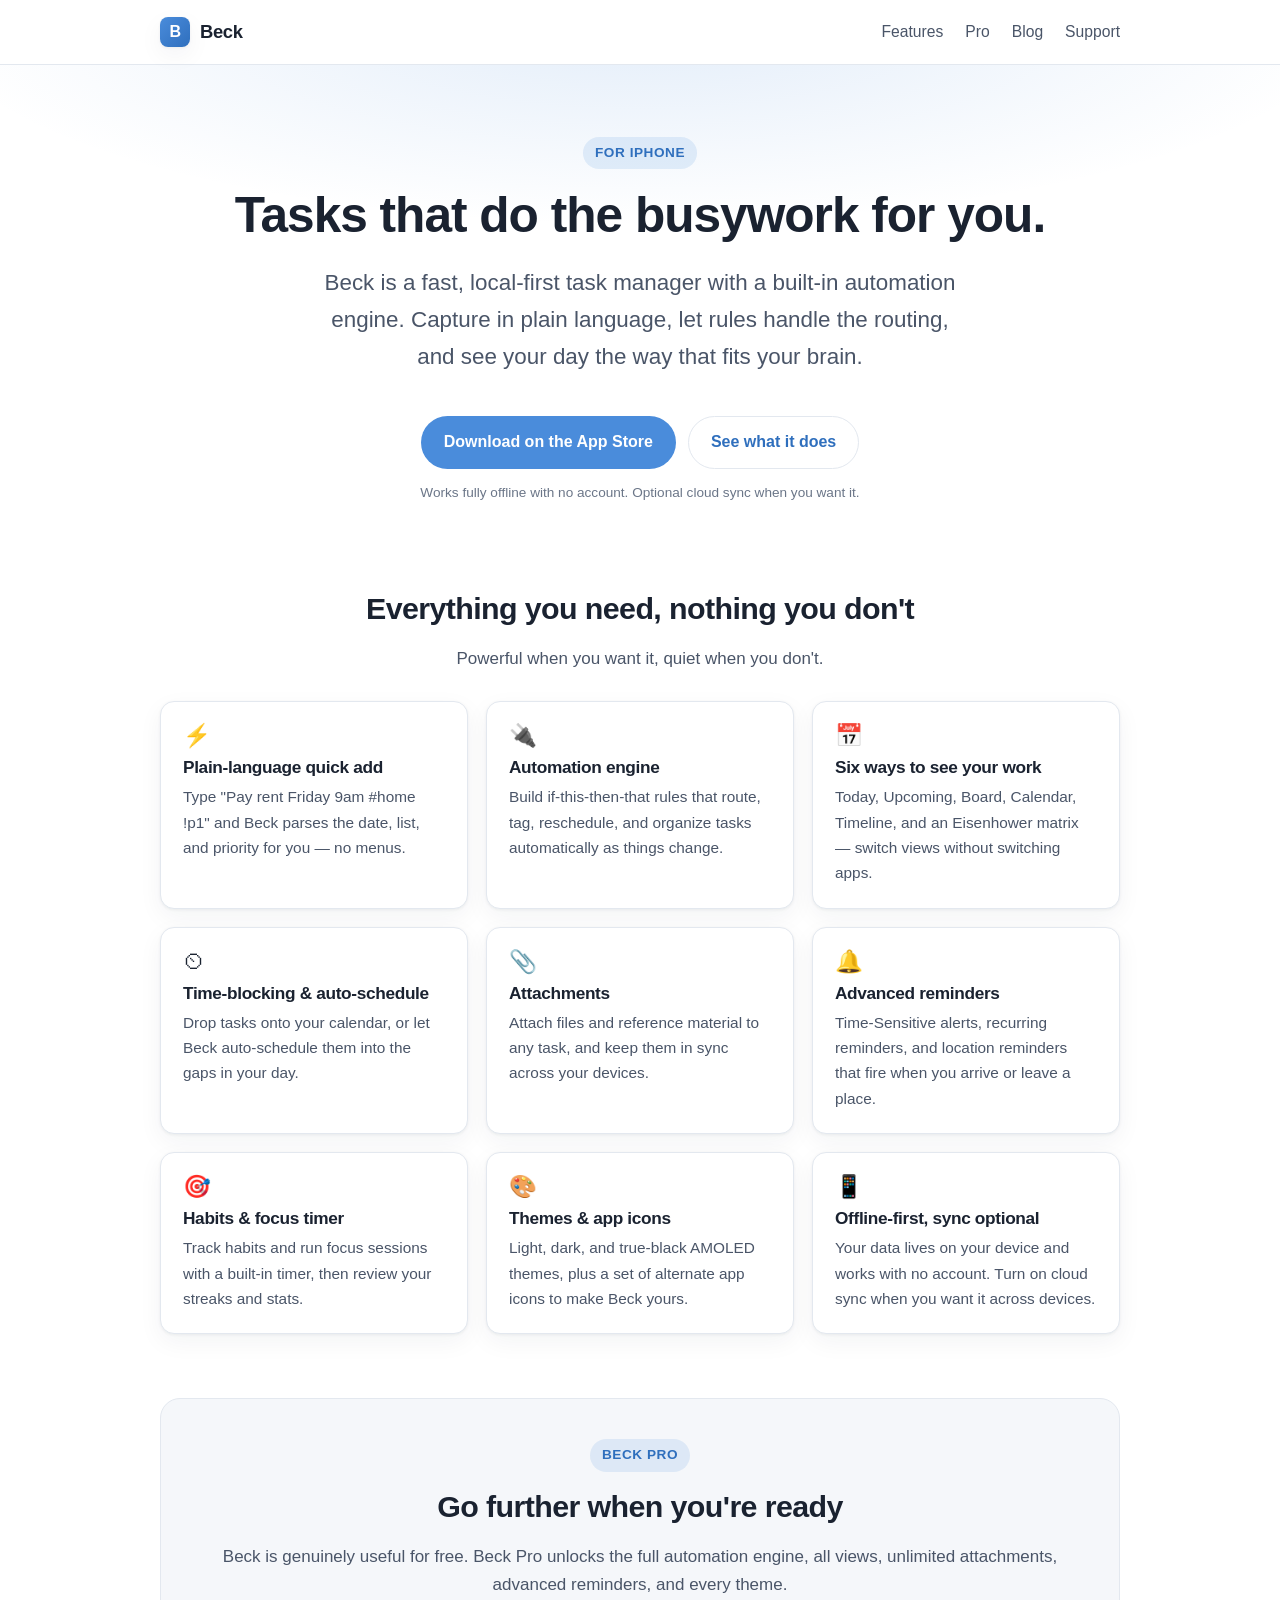
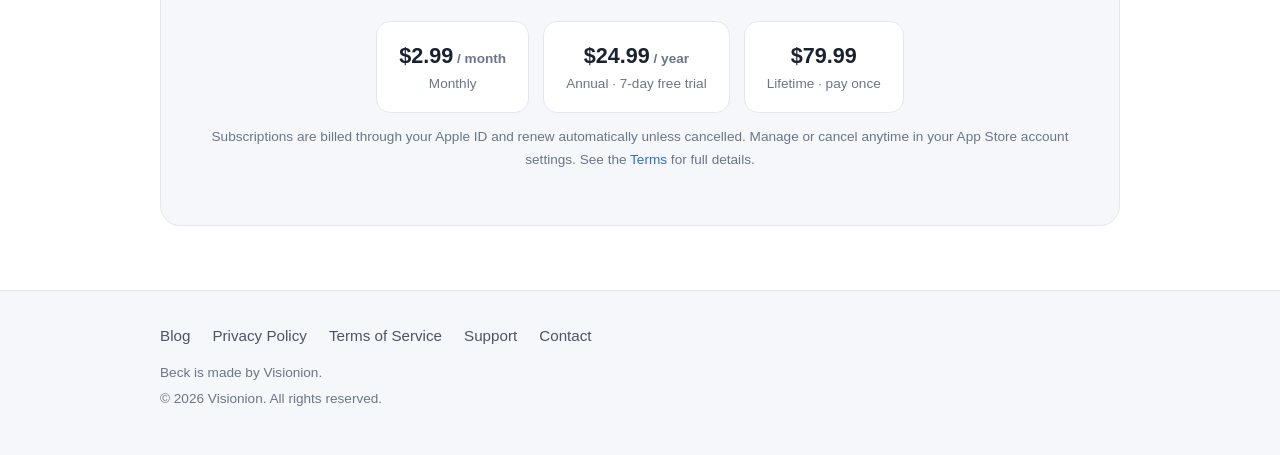
<file: index.html>
<!doctype html>
<html lang="en">
<head>
  <meta charset="utf-8" />
  <meta name="viewport" content="width=device-width, initial-scale=1" />
  <title>Beck — Tasks that do the busywork for you</title>
  <meta name="description" content="Beck is a fast, local-first task manager for iPhone with a built-in automation engine, time-blocking, habits, and optional cloud sync. No tracking, no ads." />
  <link rel="canonical" href="https://beck.visionion.dev/" />
  <link rel="icon" href="data:image/svg+xml,<svg xmlns='http://www.w3.org/2000/svg' viewBox='0 0 100 100'><rect width='100' height='100' rx='22' fill='%234A8CDB'/><text x='50' y='68' font-size='60' font-family='Arial' font-weight='bold' text-anchor='middle' fill='white'>B</text></svg>" />
  <link rel="stylesheet" href="/styles.css" />

  <!-- Open Graph -->
  <meta property="og:type" content="website" />
  <meta property="og:site_name" content="Beck" />
  <meta property="og:title" content="Beck — Tasks that do the busywork for you" />
  <meta property="og:description" content="A fast, local-first iPhone task manager with a built-in automation engine, time-blocking, habits, and optional cloud sync. No tracking, no ads." />
  <meta property="og:url" content="https://beck.visionion.dev/" />
  <meta name="twitter:card" content="summary" />

  <!-- Google Analytics 4 — replace G-XXXXXXXXXX with the real Measurement ID (property 516785066). See README. -->
  <script async src="https://www.googletagmanager.com/gtag/js?id=G-XXXXXXXXXX"></script>
  <script>
    window.dataLayer = window.dataLayer || [];
    function gtag(){dataLayer.push(arguments);}
    gtag('js', new Date());
    gtag('config', 'G-XXXXXXXXXX');
  </script>
</head>
<body>
  <a class="skip-link" href="#main">Skip to content</a>

  <header class="site-header">
    <div class="container">
      <a class="brand" href="/">
        <span class="logo" aria-hidden="true">B</span>
        <span>Beck</span>
      </a>
      <nav class="nav" aria-label="Primary">
        <a href="#features">Features</a>
        <a href="#pro">Pro</a>
        <a href="/blog/">Blog</a>
        <a href="/support/">Support</a>
      </nav>
    </div>
  </header>

  <main id="main">
    <section class="hero">
      <div class="container">
        <span class="eyebrow">For iPhone</span>
        <h1>Tasks that do the busywork for you.</h1>
        <p class="tagline">Beck is a fast, local-first task manager with a built-in automation engine. Capture in plain language, let rules handle the routing, and see your day the way that fits your brain.</p>
        <div class="hero-actions">
          <!-- Replace href="#" with the real App Store URL after launch. See README. -->
          <a class="btn" href="#" aria-label="Download Beck on the App Store (link available at launch)">Download on the App&nbsp;Store</a>
          <a class="btn btn-secondary" href="#features">See what it does</a>
        </div>
        <p class="hint">Works fully offline with no account. Optional cloud sync when you want it.</p>
      </div>
    </section>

    <section class="features" id="features">
      <div class="container">
        <div class="section-head">
          <h2>Everything you need, nothing you don't</h2>
          <p>Powerful when you want it, quiet when you don't.</p>
        </div>

        <div class="grid">
          <div class="card">
            <span class="ico" aria-hidden="true">&#9889;</span>
            <h3>Plain-language quick add</h3>
            <p>Type "Pay rent Friday 9am #home !p1" and Beck parses the date, list, and priority for you — no menus.</p>
          </div>
          <div class="card">
            <span class="ico" aria-hidden="true">&#128268;</span>
            <h3>Automation engine</h3>
            <p>Build if-this-then-that rules that route, tag, reschedule, and organize tasks automatically as things change.</p>
          </div>
          <div class="card">
            <span class="ico" aria-hidden="true">&#128197;</span>
            <h3>Six ways to see your work</h3>
            <p>Today, Upcoming, Board, Calendar, Timeline, and an Eisenhower matrix — switch views without switching apps.</p>
          </div>
          <div class="card">
            <span class="ico" aria-hidden="true">&#9202;</span>
            <h3>Time-blocking &amp; auto-schedule</h3>
            <p>Drop tasks onto your calendar, or let Beck auto-schedule them into the gaps in your day.</p>
          </div>
          <div class="card">
            <span class="ico" aria-hidden="true">&#128206;</span>
            <h3>Attachments</h3>
            <p>Attach files and reference material to any task, and keep them in sync across your devices.</p>
          </div>
          <div class="card">
            <span class="ico" aria-hidden="true">&#128276;</span>
            <h3>Advanced reminders</h3>
            <p>Time-Sensitive alerts, recurring reminders, and location reminders that fire when you arrive or leave a place.</p>
          </div>
          <div class="card">
            <span class="ico" aria-hidden="true">&#127919;</span>
            <h3>Habits &amp; focus timer</h3>
            <p>Track habits and run focus sessions with a built-in timer, then review your streaks and stats.</p>
          </div>
          <div class="card">
            <span class="ico" aria-hidden="true">&#127912;</span>
            <h3>Themes &amp; app icons</h3>
            <p>Light, dark, and true-black AMOLED themes, plus a set of alternate app icons to make Beck yours.</p>
          </div>
          <div class="card">
            <span class="ico" aria-hidden="true">&#128241;</span>
            <h3>Offline-first, sync optional</h3>
            <p>Your data lives on your device and works with no account. Turn on cloud sync when you want it across devices.</p>
          </div>
        </div>
      </div>
    </section>

    <section id="pro">
      <div class="container">
        <div class="band">
          <span class="eyebrow">Beck Pro</span>
          <h2>Go further when you're ready</h2>
          <p>Beck is genuinely useful for free. Beck Pro unlocks the full automation engine, all views, unlimited attachments, advanced reminders, and every theme.</p>
          <div class="price-row">
            <div class="price">
              <div class="amt">$2.99<span class="lbl"> / month</span></div>
              <div class="lbl">Monthly</div>
            </div>
            <div class="price">
              <div class="amt">$24.99<span class="lbl"> / year</span></div>
              <div class="lbl">Annual · 7-day free trial</div>
            </div>
            <div class="price">
              <div class="amt">$79.99</div>
              <div class="lbl">Lifetime · pay once</div>
            </div>
          </div>
          <p class="hint">Subscriptions are billed through your Apple ID and renew automatically unless cancelled. Manage or cancel anytime in your App Store account settings. See the <a href="/terms/">Terms</a> for full details.</p>
        </div>
      </div>
    </section>
  </main>

  <footer class="site-footer">
    <div class="container">
      <nav class="footer-links" aria-label="Footer">
        <a href="/blog/">Blog</a>
        <a href="/privacy/">Privacy Policy</a>
        <a href="/terms/">Terms of Service</a>
        <a href="/support/">Support</a>
        <a href="mailto:info@visionion.dev">Contact</a>
      </nav>
      <div class="footer-meta">
        <p>Beck is made by Visionion.</p>
        <p>&copy; 2026 Visionion. All rights reserved.</p>
      </div>
    </div>
  </footer>
</body>
</html>
</file>
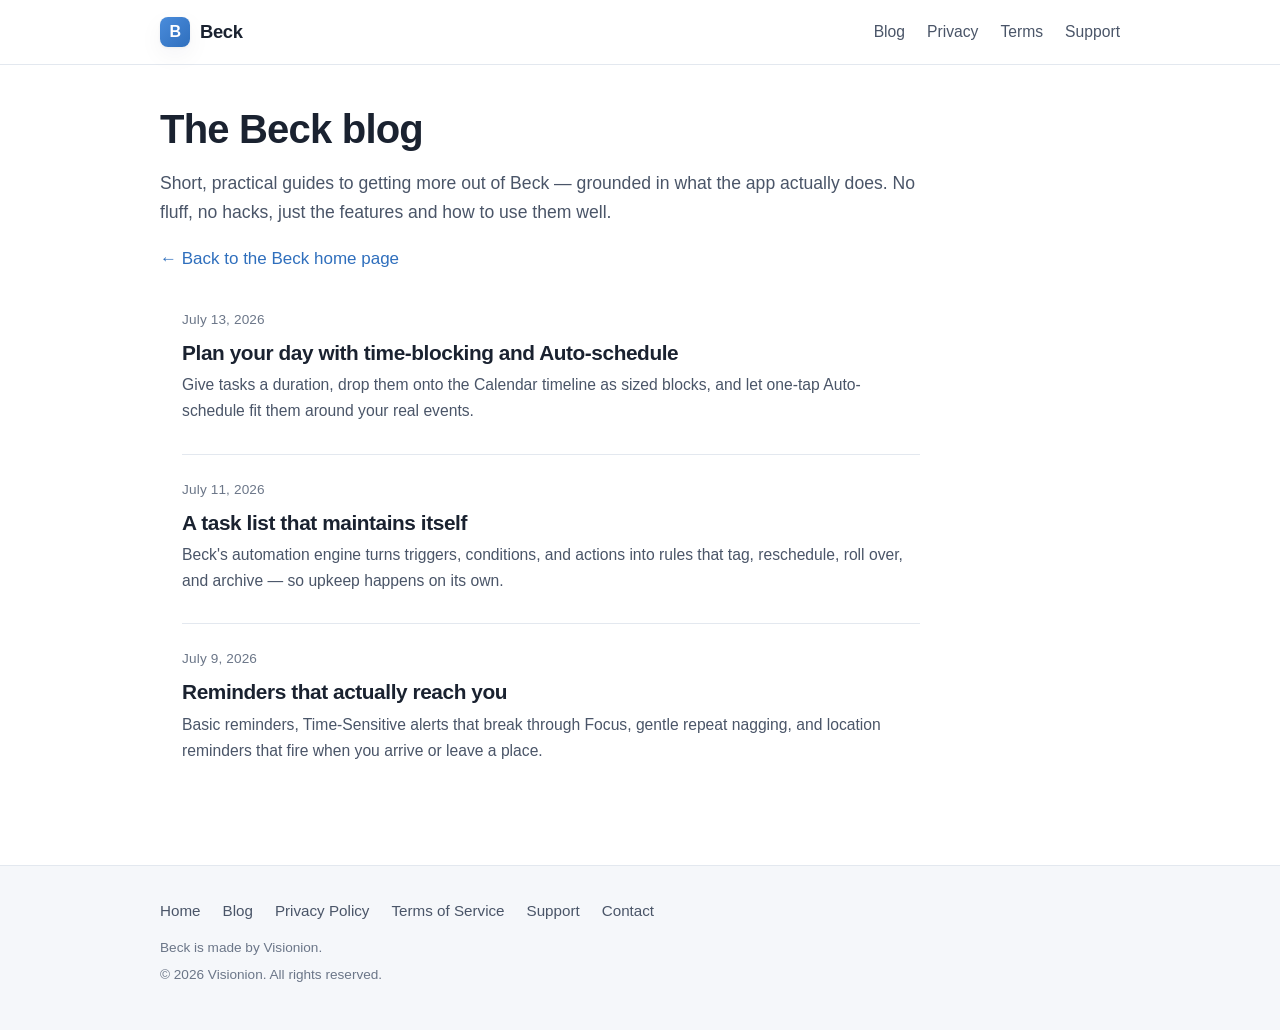
<file: blog/index.html>
<!doctype html>
<html lang="en">
<head>
  <meta charset="utf-8" />
  <meta name="viewport" content="width=device-width, initial-scale=1" />
  <title>Blog — Beck</title>
  <meta name="description" content="Practical guides from the Beck team: planning your day with time-blocking, automating your task list, and setting reminders that actually reach you." />
  <link rel="canonical" href="https://beck.visionion.dev/blog/" />
  <link rel="icon" href="data:image/svg+xml,<svg xmlns='http://www.w3.org/2000/svg' viewBox='0 0 100 100'><rect width='100' height='100' rx='22' fill='%234A8CDB'/><text x='50' y='68' font-size='60' font-family='Arial' font-weight='bold' text-anchor='middle' fill='white'>B</text></svg>" />
  <link rel="stylesheet" href="/styles.css" />

  <meta property="og:type" content="website" />
  <meta property="og:site_name" content="Beck" />
  <meta property="og:title" content="Blog — Beck" />
  <meta property="og:description" content="Practical guides from the Beck team: time-blocking, automation, and reminders that actually reach you." />
  <meta property="og:url" content="https://beck.visionion.dev/blog/" />
  <meta name="twitter:card" content="summary" />

  <!-- Google Analytics 4 — replace G-XXXXXXXXXX with the real Measurement ID (property 516785066). See README. -->
  <script async src="https://www.googletagmanager.com/gtag/js?id=G-XXXXXXXXXX"></script>
  <script>
    window.dataLayer = window.dataLayer || [];
    function gtag(){dataLayer.push(arguments);}
    gtag('js', new Date());
    gtag('config', 'G-XXXXXXXXXX');
  </script>
</head>
<body>
  <a class="skip-link" href="#main">Skip to content</a>

  <header class="site-header">
    <div class="container">
      <a class="brand" href="/">
        <span class="logo" aria-hidden="true">B</span>
        <span>Beck</span>
      </a>
      <nav class="nav" aria-label="Primary">
        <a href="/blog/">Blog</a>
        <a href="/privacy/">Privacy</a>
        <a href="/terms/">Terms</a>
        <a href="/support/">Support</a>
      </nav>
    </div>
  </header>

  <main id="main" class="doc blog">
    <div class="container">
      <article>
        <h1>The Beck blog</h1>
        <p class="lead">Short, practical guides to getting more out of Beck — grounded in what the app actually does. No fluff, no hacks, just the features and how to use them well.</p>
        <p><a href="/">&larr; Back to the Beck home page</a></p>

        <ul class="post-list">
          <li>
            <time class="post-date" datetime="2026-07-13">July 13, 2026</time>
            <h2><a href="/blog/time-blocking-and-auto-schedule/">Plan your day with time-blocking and Auto-schedule</a></h2>
            <p class="post-summary">Give tasks a duration, drop them onto the Calendar timeline as sized blocks, and let one-tap Auto-schedule fit them around your real events.</p>
          </li>
          <li>
            <time class="post-date" datetime="2026-07-11">July 11, 2026</time>
            <h2><a href="/blog/automation-that-maintains-your-list/">A task list that maintains itself</a></h2>
            <p class="post-summary">Beck's automation engine turns triggers, conditions, and actions into rules that tag, reschedule, roll over, and archive — so upkeep happens on its own.</p>
          </li>
          <li>
            <time class="post-date" datetime="2026-07-09">July 9, 2026</time>
            <h2><a href="/blog/reminders-that-reach-you/">Reminders that actually reach you</a></h2>
            <p class="post-summary">Basic reminders, Time-Sensitive alerts that break through Focus, gentle repeat nagging, and location reminders that fire when you arrive or leave a place.</p>
          </li>
        </ul>
      </article>
    </div>
  </main>

  <footer class="site-footer">
    <div class="container">
      <nav class="footer-links" aria-label="Footer">
        <a href="/">Home</a>
        <a href="/blog/">Blog</a>
        <a href="/privacy/">Privacy Policy</a>
        <a href="/terms/">Terms of Service</a>
        <a href="/support/">Support</a>
        <a href="mailto:info@visionion.dev">Contact</a>
      </nav>
      <div class="footer-meta">
        <p>Beck is made by Visionion.</p>
        <p>&copy; 2026 Visionion. All rights reserved.</p>
      </div>
    </div>
  </footer>
</body>
</html>
</file>
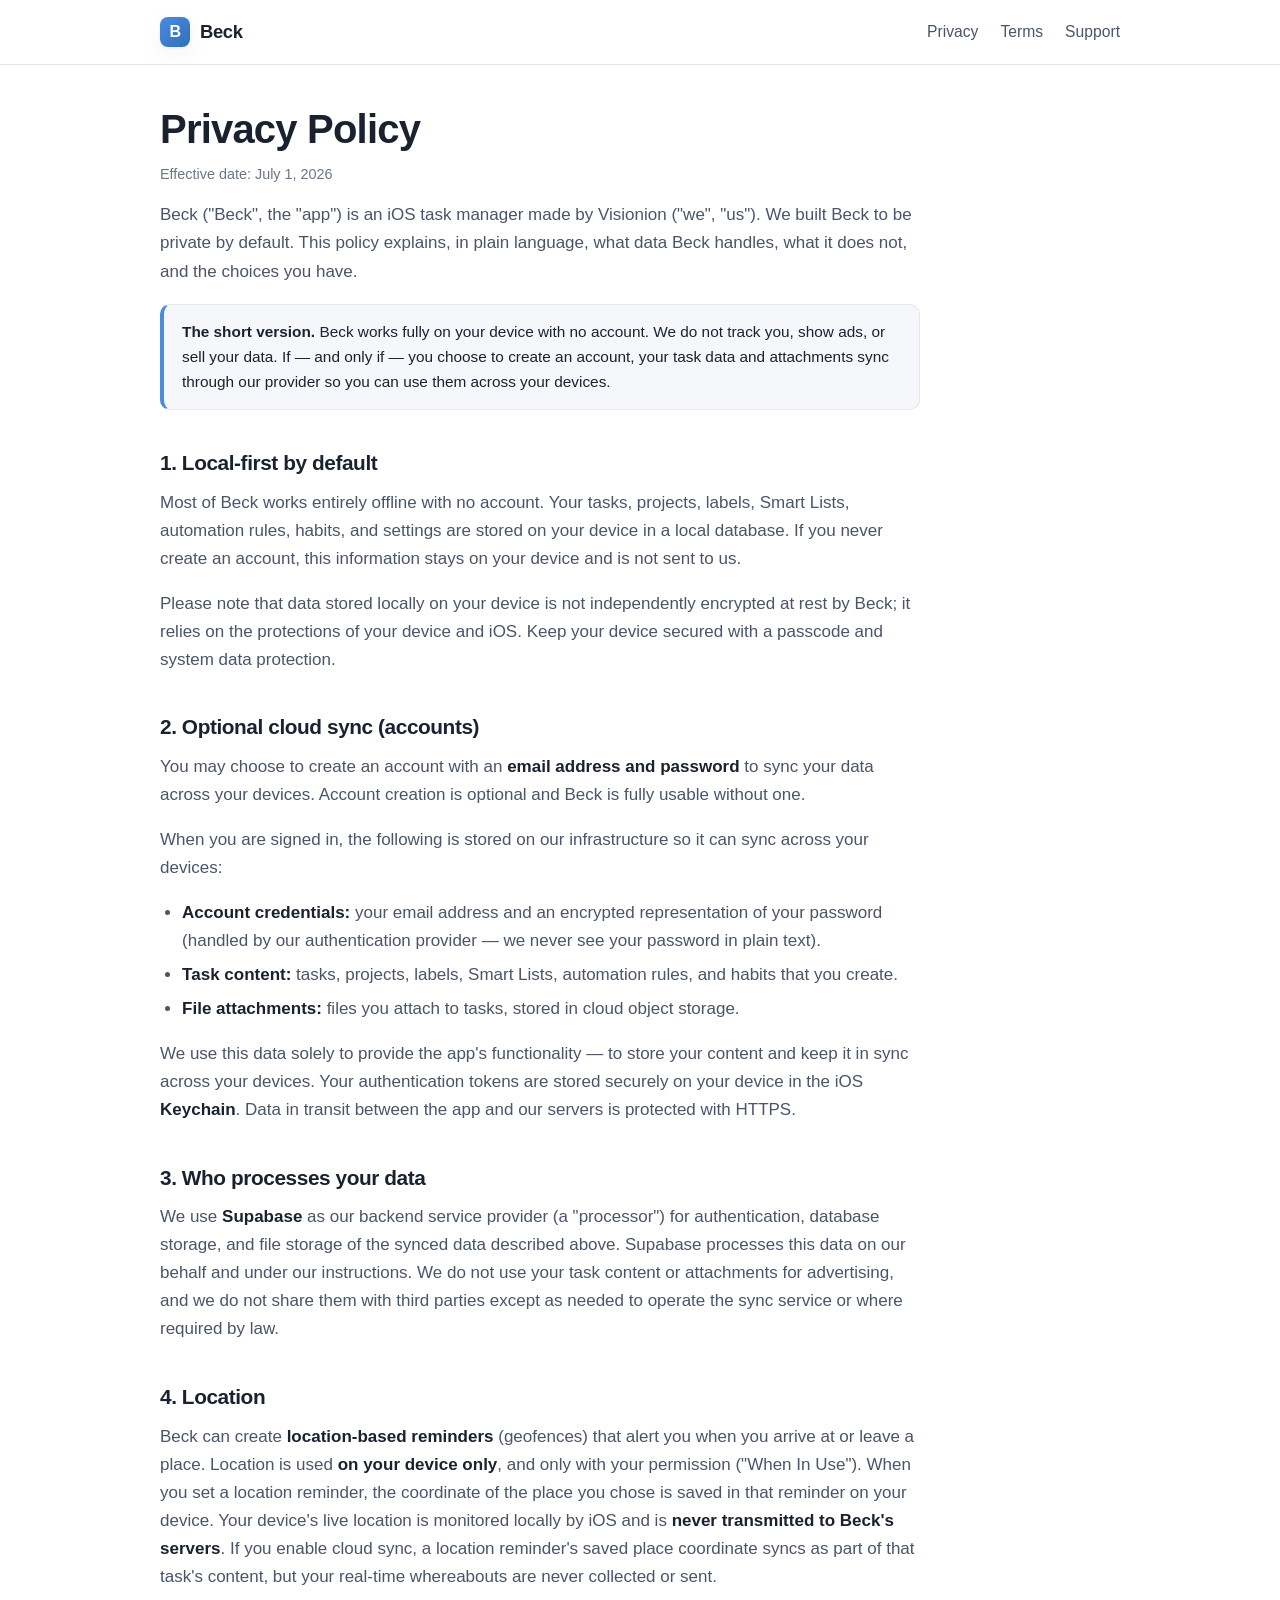
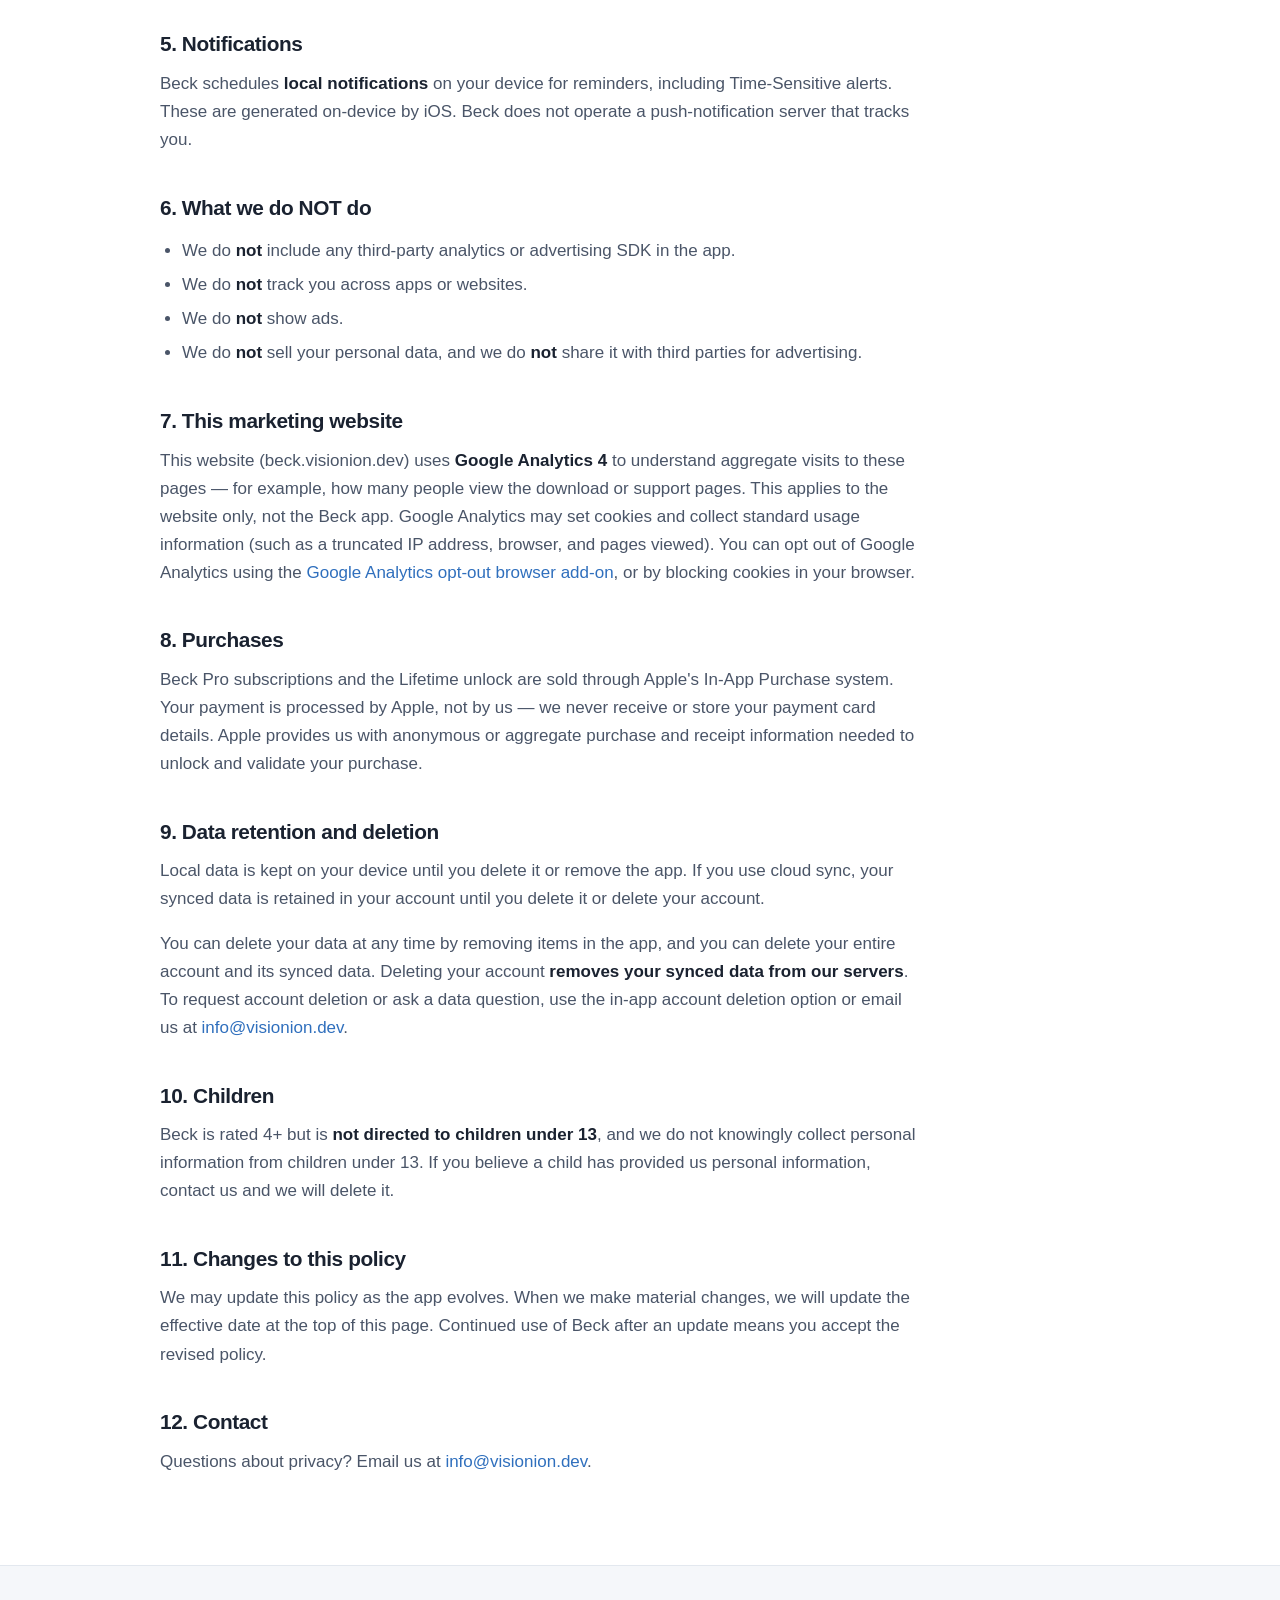
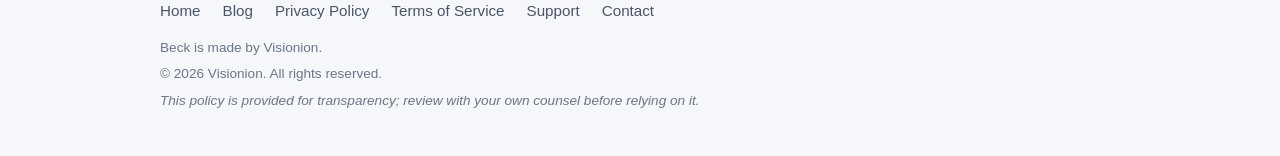
<file: privacy/index.html>
<!doctype html>
<html lang="en">
<head>
  <meta charset="utf-8" />
  <meta name="viewport" content="width=device-width, initial-scale=1" />
  <title>Privacy Policy — Beck</title>
  <meta name="description" content="How Beck handles your data: local-first by default, optional cloud sync, no tracking, no ads, no data sold. Read the full privacy policy." />
  <link rel="canonical" href="https://beck.visionion.dev/privacy/" />
  <link rel="icon" href="data:image/svg+xml,<svg xmlns='http://www.w3.org/2000/svg' viewBox='0 0 100 100'><rect width='100' height='100' rx='22' fill='%234A8CDB'/><text x='50' y='68' font-size='60' font-family='Arial' font-weight='bold' text-anchor='middle' fill='white'>B</text></svg>" />
  <link rel="stylesheet" href="/styles.css" />

  <meta property="og:type" content="article" />
  <meta property="og:site_name" content="Beck" />
  <meta property="og:title" content="Privacy Policy — Beck" />
  <meta property="og:description" content="Local-first by default, optional cloud sync, no tracking, no ads, no data sold." />
  <meta property="og:url" content="https://beck.visionion.dev/privacy/" />
  <meta name="twitter:card" content="summary" />

  <!-- Google Analytics 4 — replace G-XXXXXXXXXX with the real Measurement ID (property 516785066). See README. -->
  <script async src="https://www.googletagmanager.com/gtag/js?id=G-XXXXXXXXXX"></script>
  <script>
    window.dataLayer = window.dataLayer || [];
    function gtag(){dataLayer.push(arguments);}
    gtag('js', new Date());
    gtag('config', 'G-XXXXXXXXXX');
  </script>
</head>
<body>
  <a class="skip-link" href="#main">Skip to content</a>

  <header class="site-header">
    <div class="container">
      <a class="brand" href="/">
        <span class="logo" aria-hidden="true">B</span>
        <span>Beck</span>
      </a>
      <nav class="nav" aria-label="Primary">
        <a href="/privacy/">Privacy</a>
        <a href="/terms/">Terms</a>
        <a href="/support/">Support</a>
      </nav>
    </div>
  </header>

  <main id="main" class="doc">
    <div class="container">
      <article>
        <h1>Privacy Policy</h1>
        <p class="updated">Effective date: July 1, 2026</p>

        <p>Beck ("Beck", the "app") is an iOS task manager made by Visionion ("we", "us"). We built Beck to be private by default. This policy explains, in plain language, what data Beck handles, what it does not, and the choices you have.</p>

        <div class="callout">
          <strong>The short version.</strong> Beck works fully on your device with no account. We do not track you, show ads, or sell your data. If — and only if — you choose to create an account, your task data and attachments sync through our provider so you can use them across your devices.
        </div>

        <h2>1. Local-first by default</h2>
        <p>Most of Beck works entirely offline with no account. Your tasks, projects, labels, Smart Lists, automation rules, habits, and settings are stored on your device in a local database. If you never create an account, this information stays on your device and is not sent to us.</p>
        <p>Please note that data stored locally on your device is not independently encrypted at rest by Beck; it relies on the protections of your device and iOS. Keep your device secured with a passcode and system data protection.</p>

        <h2>2. Optional cloud sync (accounts)</h2>
        <p>You may choose to create an account with an <strong>email address and password</strong> to sync your data across your devices. Account creation is optional and Beck is fully usable without one.</p>
        <p>When you are signed in, the following is stored on our infrastructure so it can sync across your devices:</p>
        <ul>
          <li><strong>Account credentials:</strong> your email address and an encrypted representation of your password (handled by our authentication provider — we never see your password in plain text).</li>
          <li><strong>Task content:</strong> tasks, projects, labels, Smart Lists, automation rules, and habits that you create.</li>
          <li><strong>File attachments:</strong> files you attach to tasks, stored in cloud object storage.</li>
        </ul>
        <p>We use this data solely to provide the app's functionality — to store your content and keep it in sync across your devices. Your authentication tokens are stored securely on your device in the iOS <strong>Keychain</strong>. Data in transit between the app and our servers is protected with HTTPS.</p>

        <h2>3. Who processes your data</h2>
        <p>We use <strong>Supabase</strong> as our backend service provider (a "processor") for authentication, database storage, and file storage of the synced data described above. Supabase processes this data on our behalf and under our instructions. We do not use your task content or attachments for advertising, and we do not share them with third parties except as needed to operate the sync service or where required by law.</p>

        <h2>4. Location</h2>
        <p>Beck can create <strong>location-based reminders</strong> (geofences) that alert you when you arrive at or leave a place. Location is used <strong>on your device only</strong>, and only with your permission ("When In Use"). When you set a location reminder, the coordinate of the place you chose is saved in that reminder on your device. Your device's live location is monitored locally by iOS and is <strong>never transmitted to Beck's servers</strong>. If you enable cloud sync, a location reminder's saved place coordinate syncs as part of that task's content, but your real-time whereabouts are never collected or sent.</p>

        <h2>5. Notifications</h2>
        <p>Beck schedules <strong>local notifications</strong> on your device for reminders, including Time-Sensitive alerts. These are generated on-device by iOS. Beck does not operate a push-notification server that tracks you.</p>

        <h2>6. What we do NOT do</h2>
        <ul>
          <li>We do <strong>not</strong> include any third-party analytics or advertising SDK in the app.</li>
          <li>We do <strong>not</strong> track you across apps or websites.</li>
          <li>We do <strong>not</strong> show ads.</li>
          <li>We do <strong>not</strong> sell your personal data, and we do <strong>not</strong> share it with third parties for advertising.</li>
        </ul>

        <h2>7. This marketing website</h2>
        <p>This website (beck.visionion.dev) uses <strong>Google Analytics 4</strong> to understand aggregate visits to these pages — for example, how many people view the download or support pages. This applies to the website only, not the Beck app. Google Analytics may set cookies and collect standard usage information (such as a truncated IP address, browser, and pages viewed). You can opt out of Google Analytics using the <a href="https://tools.google.com/dlpage/gaoptout" rel="noopener">Google Analytics opt-out browser add-on</a>, or by blocking cookies in your browser.</p>

        <h2>8. Purchases</h2>
        <p>Beck Pro subscriptions and the Lifetime unlock are sold through Apple's In-App Purchase system. Your payment is processed by Apple, not by us — we never receive or store your payment card details. Apple provides us with anonymous or aggregate purchase and receipt information needed to unlock and validate your purchase.</p>

        <h2>9. Data retention and deletion</h2>
        <p>Local data is kept on your device until you delete it or remove the app. If you use cloud sync, your synced data is retained in your account until you delete it or delete your account.</p>
        <p>You can delete your data at any time by removing items in the app, and you can delete your entire account and its synced data. Deleting your account <strong>removes your synced data from our servers</strong>. To request account deletion or ask a data question, use the in-app account deletion option or email us at <a href="mailto:info@visionion.dev">info@visionion.dev</a>.</p>

        <h2>10. Children</h2>
        <p>Beck is rated 4+ but is <strong>not directed to children under 13</strong>, and we do not knowingly collect personal information from children under 13. If you believe a child has provided us personal information, contact us and we will delete it.</p>

        <h2>11. Changes to this policy</h2>
        <p>We may update this policy as the app evolves. When we make material changes, we will update the effective date at the top of this page. Continued use of Beck after an update means you accept the revised policy.</p>

        <h2>12. Contact</h2>
        <p>Questions about privacy? Email us at <a href="mailto:info@visionion.dev">info@visionion.dev</a>.</p>
      </article>
    </div>
  </main>

  <footer class="site-footer">
    <div class="container">
      <nav class="footer-links" aria-label="Footer">
        <a href="/">Home</a>
        <a href="/blog/">Blog</a>
        <a href="/privacy/">Privacy Policy</a>
        <a href="/terms/">Terms of Service</a>
        <a href="/support/">Support</a>
        <a href="mailto:info@visionion.dev">Contact</a>
      </nav>
      <div class="footer-meta">
        <p>Beck is made by Visionion.</p>
        <p>&copy; 2026 Visionion. All rights reserved.</p>
        <p class="disclaimer">This policy is provided for transparency; review with your own counsel before relying on it.</p>
      </div>
    </div>
  </footer>
</body>
</html>
</file>
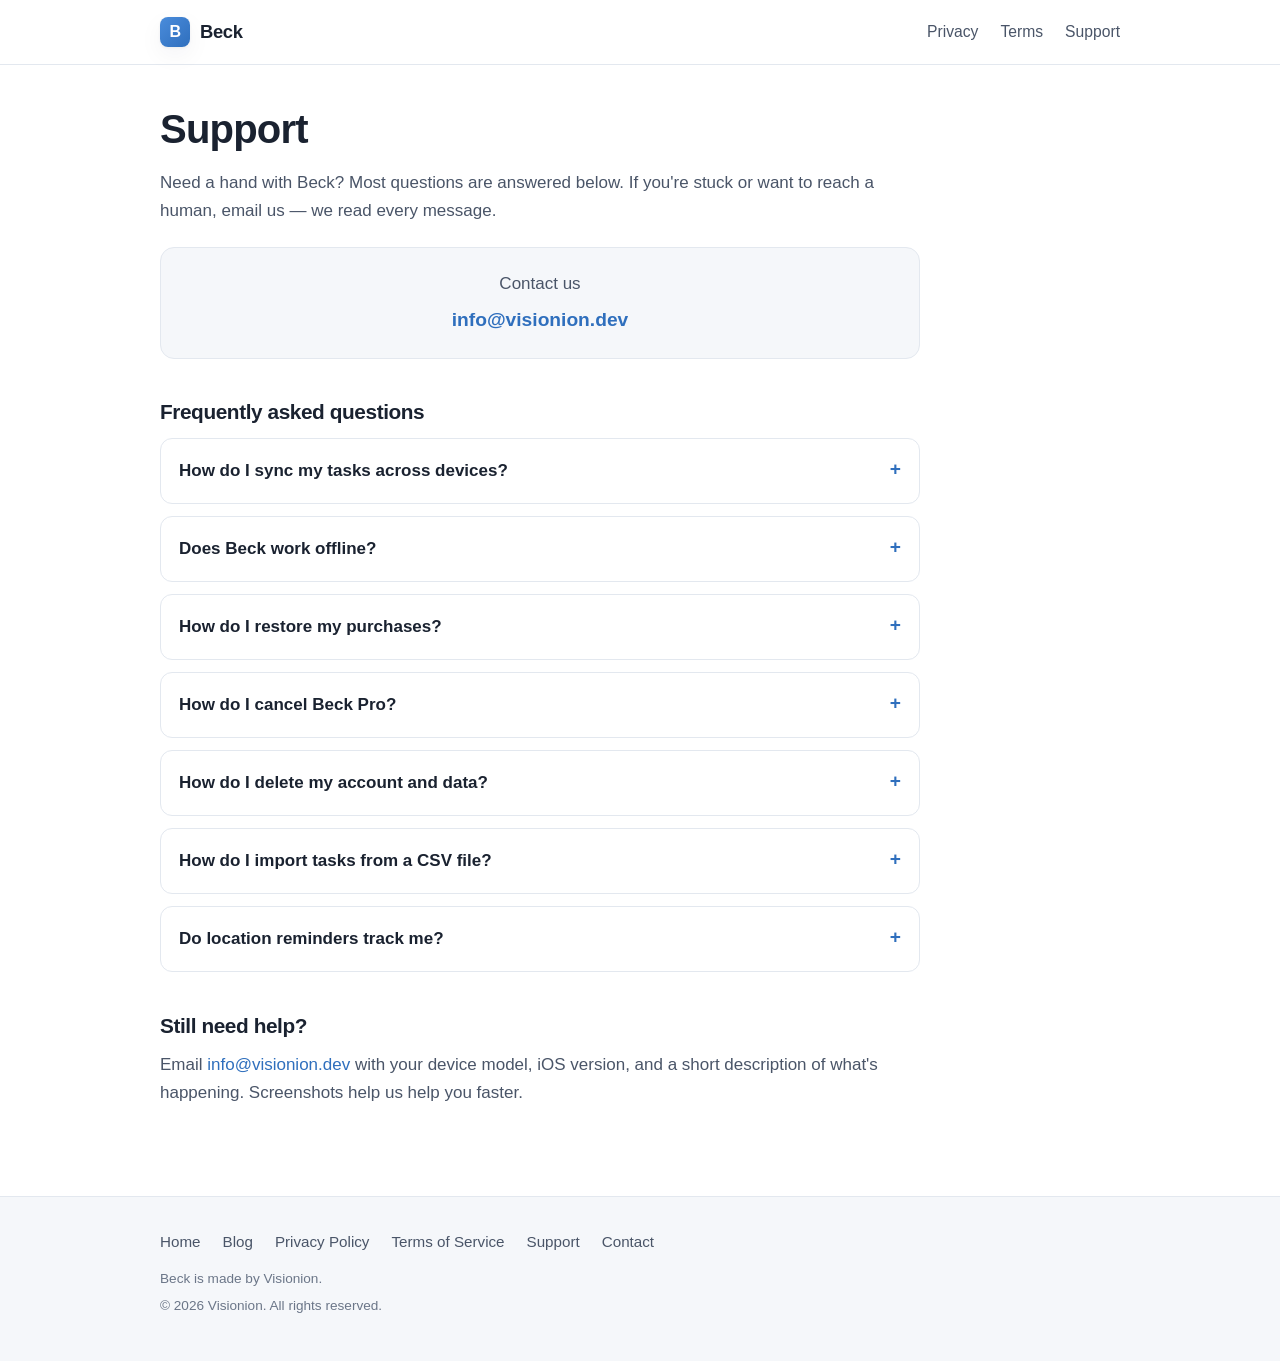
<file: support/index.html>
<!doctype html>
<html lang="en">
<head>
  <meta charset="utf-8" />
  <meta name="viewport" content="width=device-width, initial-scale=1" />
  <title>Support — Beck</title>
  <meta name="description" content="Beck help and FAQ: syncing, offline use, restoring purchases, cancelling Beck Pro, deleting your account, and importing from CSV. Contact info@visionion.dev." />
  <link rel="canonical" href="https://beck.visionion.dev/support/" />
  <link rel="icon" href="data:image/svg+xml,<svg xmlns='http://www.w3.org/2000/svg' viewBox='0 0 100 100'><rect width='100' height='100' rx='22' fill='%234A8CDB'/><text x='50' y='68' font-size='60' font-family='Arial' font-weight='bold' text-anchor='middle' fill='white'>B</text></svg>" />
  <link rel="stylesheet" href="/styles.css" />

  <meta property="og:type" content="website" />
  <meta property="og:site_name" content="Beck" />
  <meta property="og:title" content="Support — Beck" />
  <meta property="og:description" content="Help, FAQ, and contact for the Beck task manager." />
  <meta property="og:url" content="https://beck.visionion.dev/support/" />
  <meta name="twitter:card" content="summary" />

  <!-- Google Analytics 4 — replace G-XXXXXXXXXX with the real Measurement ID (property 516785066). See README. -->
  <script async src="https://www.googletagmanager.com/gtag/js?id=G-XXXXXXXXXX"></script>
  <script>
    window.dataLayer = window.dataLayer || [];
    function gtag(){dataLayer.push(arguments);}
    gtag('js', new Date());
    gtag('config', 'G-XXXXXXXXXX');
  </script>
</head>
<body>
  <a class="skip-link" href="#main">Skip to content</a>

  <header class="site-header">
    <div class="container">
      <a class="brand" href="/">
        <span class="logo" aria-hidden="true">B</span>
        <span>Beck</span>
      </a>
      <nav class="nav" aria-label="Primary">
        <a href="/privacy/">Privacy</a>
        <a href="/terms/">Terms</a>
        <a href="/support/">Support</a>
      </nav>
    </div>
  </header>

  <main id="main" class="doc">
    <div class="container">
      <article>
        <h1>Support</h1>
        <p>Need a hand with Beck? Most questions are answered below. If you're stuck or want to reach a human, email us — we read every message.</p>

        <div class="contact-box">
          <p style="margin:0 0 6px;color:var(--text-soft)">Contact us</p>
          <a class="email" href="mailto:info@visionion.dev">info@visionion.dev</a>
        </div>

        <h2>Frequently asked questions</h2>

        <div class="faq">
          <details>
            <summary>How do I sync my tasks across devices?</summary>
            <p>Sync is optional. Open <strong>Settings &rarr; Account</strong> in Beck and create an account with your email and a password. Once you're signed in on each device, your tasks, projects, labels, Smart Lists, automation rules, habits, and file attachments sync automatically. If you never sign in, Beck still works — your data just stays on that one device.</p>
          </details>

          <details>
            <summary>Does Beck work offline?</summary>
            <p>Yes. Beck is local-first, so nearly everything works fully offline with no account. Your data lives on your device. If you use cloud sync, changes made offline are synced the next time you're online.</p>
          </details>

          <details>
            <summary>How do I restore my purchases?</summary>
            <p>Go to <strong>Settings &rarr; Beck Pro</strong> and tap <strong>Restore Purchases</strong>. This re-checks your Apple ID and restores an active subscription or your Lifetime unlock. Make sure you're signed in to the same Apple ID you used to buy.</p>
          </details>

          <details>
            <summary>How do I cancel Beck Pro?</summary>
            <p>Subscriptions are managed by Apple, not inside Beck. On your iPhone, open <strong>Settings &rarr; [your name] &rarr; Subscriptions</strong>, tap <strong>Beck</strong>, and choose <strong>Cancel Subscription</strong>. To avoid the next charge, cancel at least 24 hours before your current period ends. Cancelling stops renewal; you keep Pro until the end of the paid period. The one-time Lifetime unlock is not a subscription and has nothing to cancel.</p>
          </details>

          <details>
            <summary>How do I delete my account and data?</summary>
            <p>Open <strong>Settings &rarr; Account &rarr; Delete Account</strong> in Beck. This deletes your synced data — tasks, attachments, and account — from our servers. You can also email <a href="mailto:info@visionion.dev">info@visionion.dev</a> to request deletion. To remove local data from a device, delete the items in the app or remove the app. See our <a href="/privacy/">Privacy Policy</a> for details.</p>
          </details>

          <details>
            <summary>How do I import tasks from a CSV file?</summary>
            <p>Open <strong>Settings &rarr; Import</strong> and choose your <strong>CSV</strong> file (for example, an export from another task app or a spreadsheet). Beck maps common columns like title, due date, notes, project, and priority, and lets you review before importing. If your file uses unusual columns and something doesn't map cleanly, email us the file and we'll help.</p>
          </details>

          <details>
            <summary>Do location reminders track me?</summary>
            <p>No. Location reminders are handled on your device only, with your permission. Your live location is never sent to us — see the <a href="/privacy/">Privacy Policy</a> for the full explanation.</p>
          </details>
        </div>

        <h2>Still need help?</h2>
        <p>Email <a href="mailto:info@visionion.dev">info@visionion.dev</a> with your device model, iOS version, and a short description of what's happening. Screenshots help us help you faster.</p>
      </article>
    </div>
  </main>

  <footer class="site-footer">
    <div class="container">
      <nav class="footer-links" aria-label="Footer">
        <a href="/">Home</a>
        <a href="/blog/">Blog</a>
        <a href="/privacy/">Privacy Policy</a>
        <a href="/terms/">Terms of Service</a>
        <a href="/support/">Support</a>
        <a href="mailto:info@visionion.dev">Contact</a>
      </nav>
      <div class="footer-meta">
        <p>Beck is made by Visionion.</p>
        <p>&copy; 2026 Visionion. All rights reserved.</p>
      </div>
    </div>
  </footer>
</body>
</html>
</file>
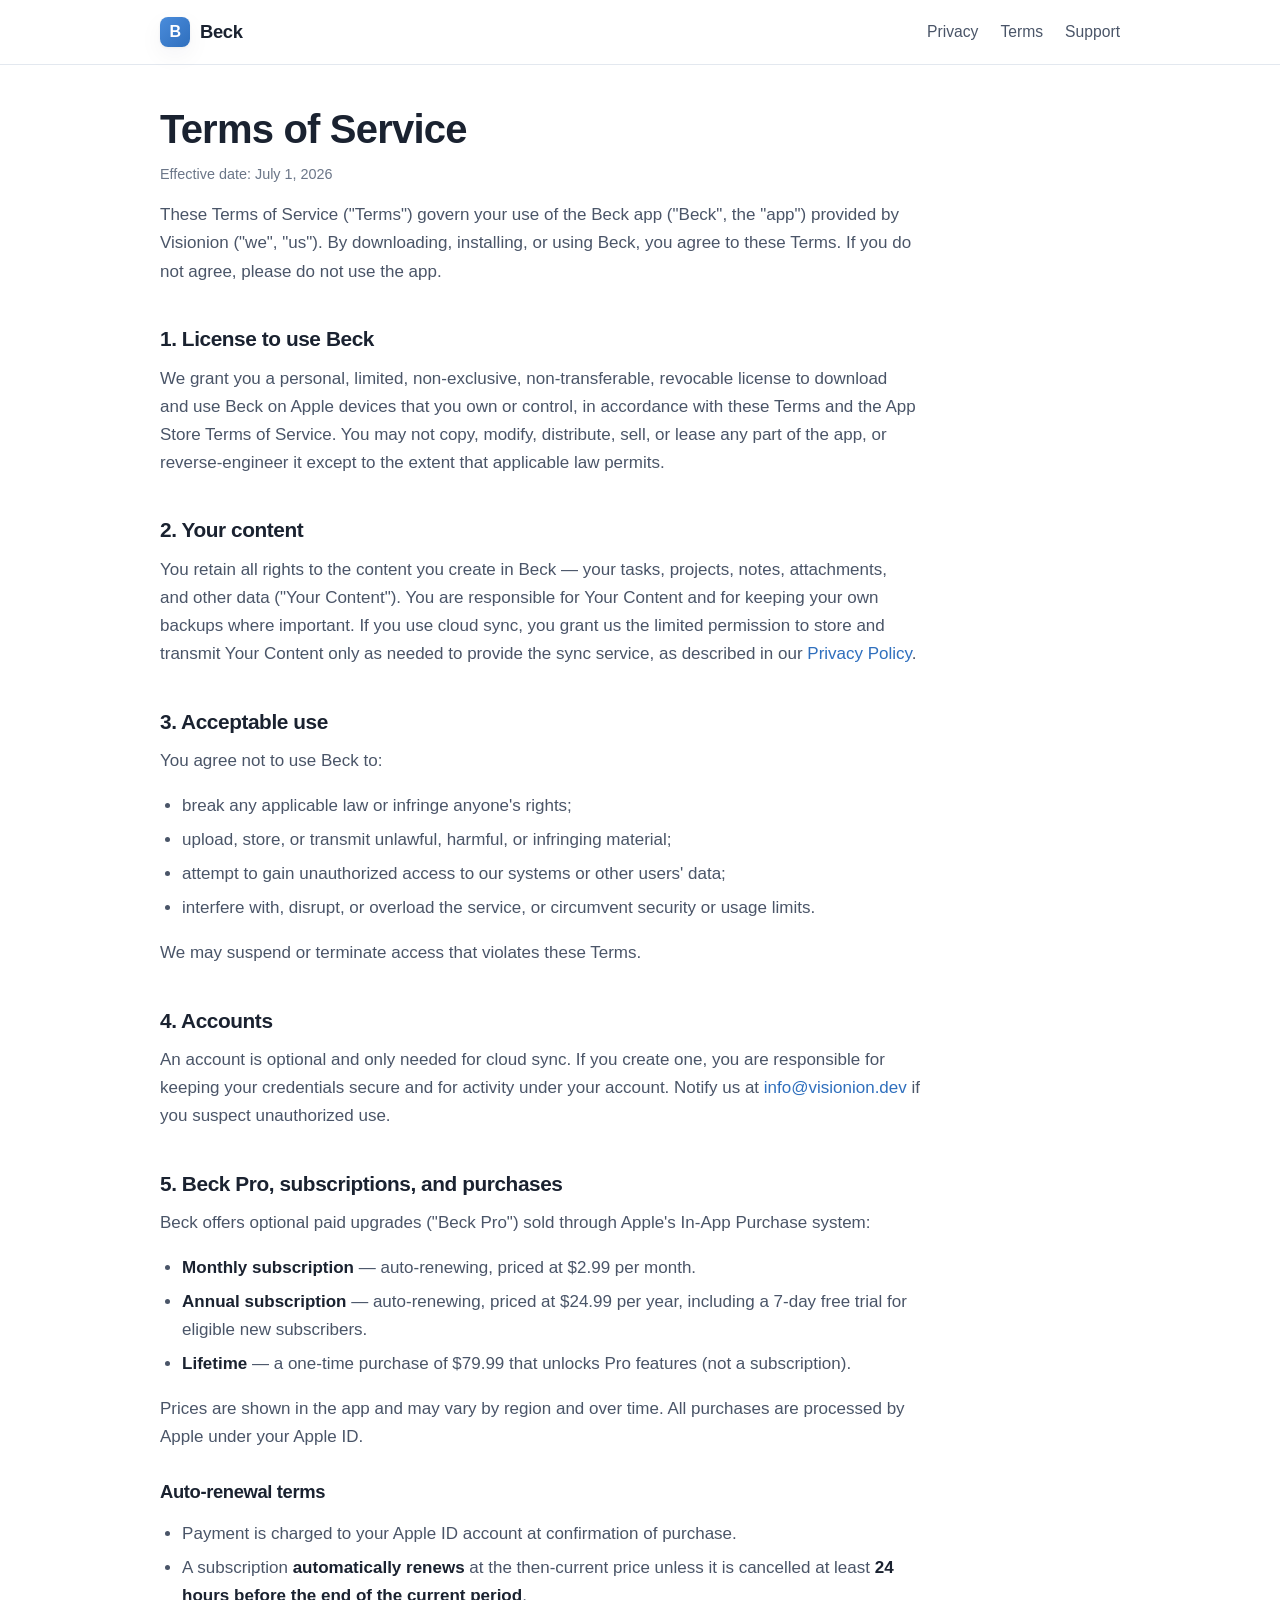
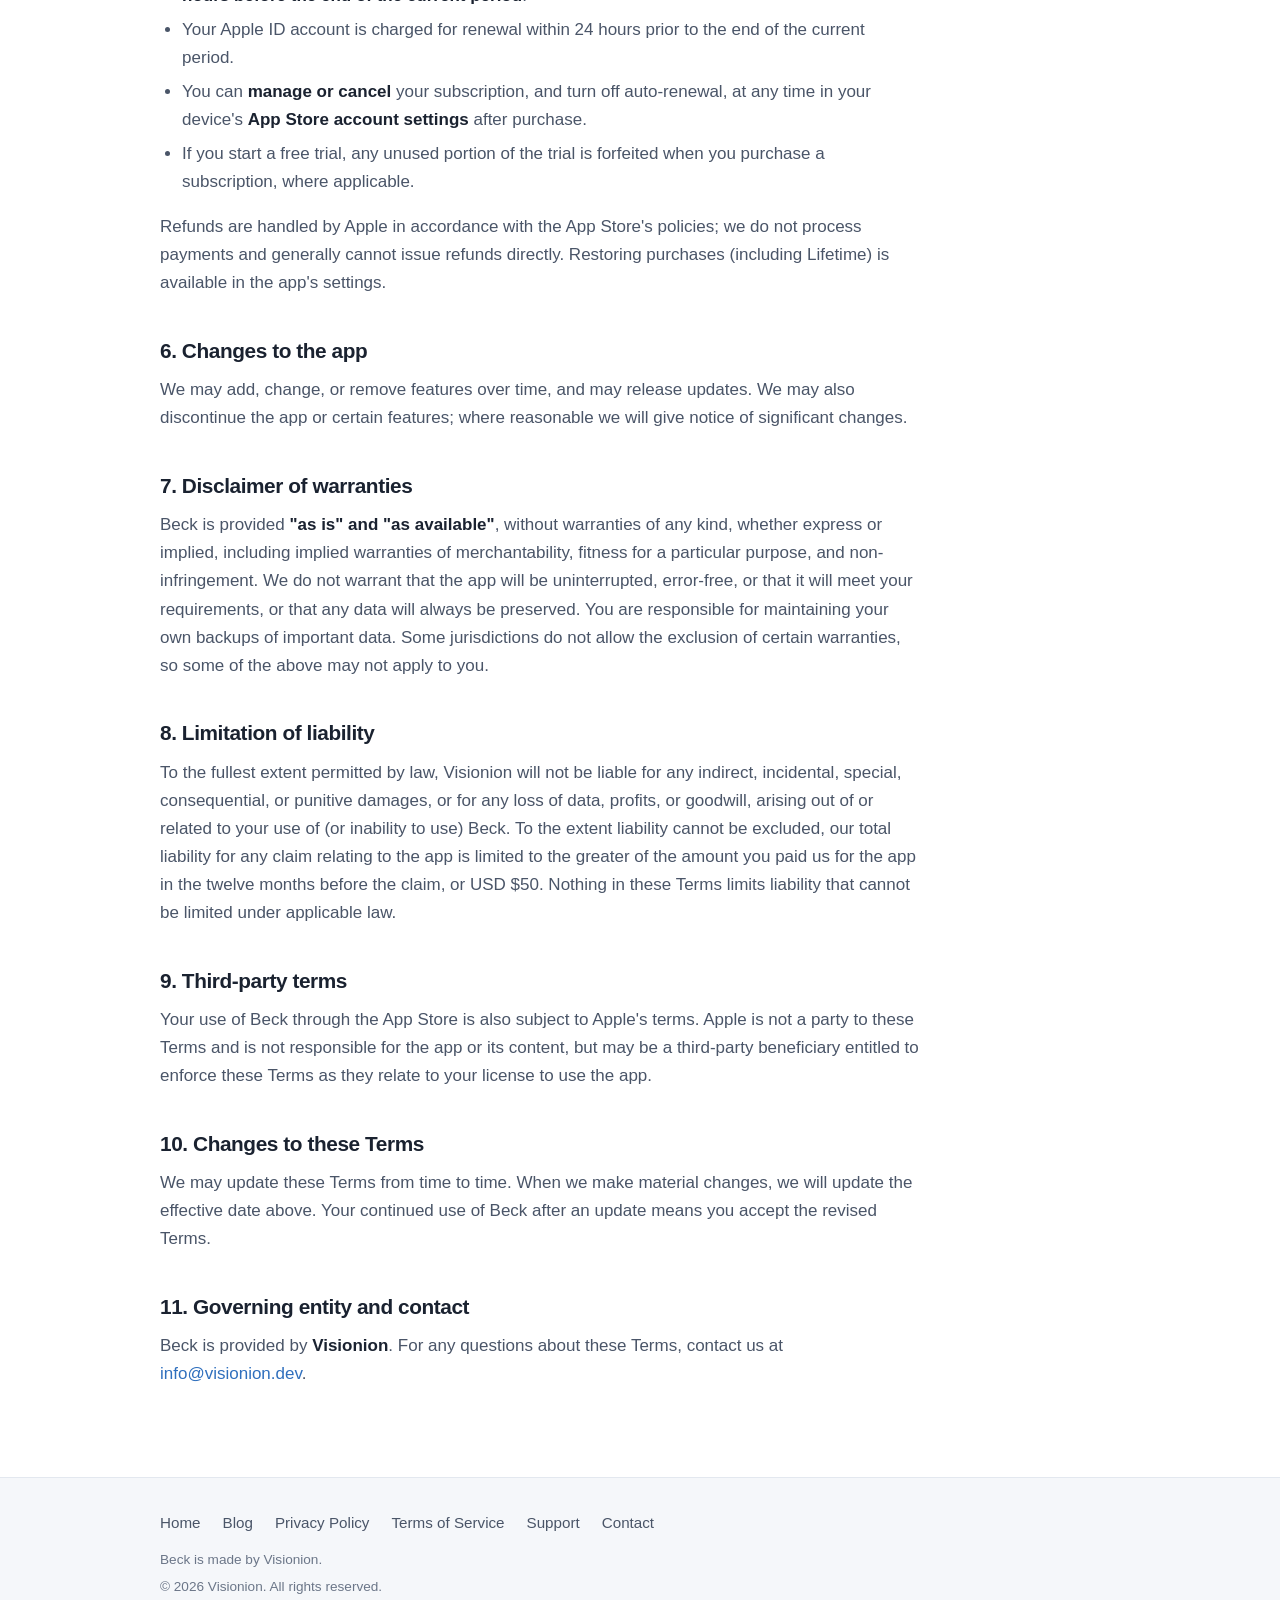
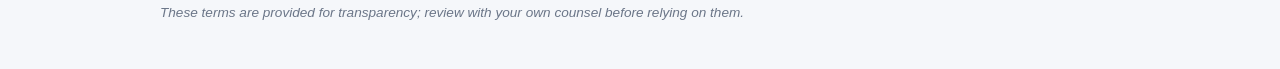
<file: terms/index.html>
<!doctype html>
<html lang="en">
<head>
  <meta charset="utf-8" />
  <meta name="viewport" content="width=device-width, initial-scale=1" />
  <title>Terms of Service — Beck</title>
  <meta name="description" content="The terms that govern your use of the Beck app and Beck Pro subscriptions, including Apple auto-renewal, free trial, and cancellation details." />
  <link rel="canonical" href="https://beck.visionion.dev/terms/" />
  <link rel="icon" href="data:image/svg+xml,<svg xmlns='http://www.w3.org/2000/svg' viewBox='0 0 100 100'><rect width='100' height='100' rx='22' fill='%234A8CDB'/><text x='50' y='68' font-size='60' font-family='Arial' font-weight='bold' text-anchor='middle' fill='white'>B</text></svg>" />
  <link rel="stylesheet" href="/styles.css" />

  <meta property="og:type" content="article" />
  <meta property="og:site_name" content="Beck" />
  <meta property="og:title" content="Terms of Service — Beck" />
  <meta property="og:description" content="The terms that govern your use of Beck and Beck Pro subscriptions." />
  <meta property="og:url" content="https://beck.visionion.dev/terms/" />
  <meta name="twitter:card" content="summary" />

  <!-- Google Analytics 4 — replace G-XXXXXXXXXX with the real Measurement ID (property 516785066). See README. -->
  <script async src="https://www.googletagmanager.com/gtag/js?id=G-XXXXXXXXXX"></script>
  <script>
    window.dataLayer = window.dataLayer || [];
    function gtag(){dataLayer.push(arguments);}
    gtag('js', new Date());
    gtag('config', 'G-XXXXXXXXXX');
  </script>
</head>
<body>
  <a class="skip-link" href="#main">Skip to content</a>

  <header class="site-header">
    <div class="container">
      <a class="brand" href="/">
        <span class="logo" aria-hidden="true">B</span>
        <span>Beck</span>
      </a>
      <nav class="nav" aria-label="Primary">
        <a href="/privacy/">Privacy</a>
        <a href="/terms/">Terms</a>
        <a href="/support/">Support</a>
      </nav>
    </div>
  </header>

  <main id="main" class="doc">
    <div class="container">
      <article>
        <h1>Terms of Service</h1>
        <p class="updated">Effective date: July 1, 2026</p>

        <p>These Terms of Service ("Terms") govern your use of the Beck app ("Beck", the "app") provided by Visionion ("we", "us"). By downloading, installing, or using Beck, you agree to these Terms. If you do not agree, please do not use the app.</p>

        <h2>1. License to use Beck</h2>
        <p>We grant you a personal, limited, non-exclusive, non-transferable, revocable license to download and use Beck on Apple devices that you own or control, in accordance with these Terms and the App Store Terms of Service. You may not copy, modify, distribute, sell, or lease any part of the app, or reverse-engineer it except to the extent that applicable law permits.</p>

        <h2>2. Your content</h2>
        <p>You retain all rights to the content you create in Beck — your tasks, projects, notes, attachments, and other data ("Your Content"). You are responsible for Your Content and for keeping your own backups where important. If you use cloud sync, you grant us the limited permission to store and transmit Your Content only as needed to provide the sync service, as described in our <a href="/privacy/">Privacy Policy</a>.</p>

        <h2>3. Acceptable use</h2>
        <p>You agree not to use Beck to:</p>
        <ul>
          <li>break any applicable law or infringe anyone's rights;</li>
          <li>upload, store, or transmit unlawful, harmful, or infringing material;</li>
          <li>attempt to gain unauthorized access to our systems or other users' data;</li>
          <li>interfere with, disrupt, or overload the service, or circumvent security or usage limits.</li>
        </ul>
        <p>We may suspend or terminate access that violates these Terms.</p>

        <h2>4. Accounts</h2>
        <p>An account is optional and only needed for cloud sync. If you create one, you are responsible for keeping your credentials secure and for activity under your account. Notify us at <a href="mailto:info@visionion.dev">info@visionion.dev</a> if you suspect unauthorized use.</p>

        <h2>5. Beck Pro, subscriptions, and purchases</h2>
        <p>Beck offers optional paid upgrades ("Beck Pro") sold through Apple's In-App Purchase system:</p>
        <ul>
          <li><strong>Monthly subscription</strong> — auto-renewing, priced at $2.99 per month.</li>
          <li><strong>Annual subscription</strong> — auto-renewing, priced at $24.99 per year, including a 7-day free trial for eligible new subscribers.</li>
          <li><strong>Lifetime</strong> — a one-time purchase of $79.99 that unlocks Pro features (not a subscription).</li>
        </ul>
        <p>Prices are shown in the app and may vary by region and over time. All purchases are processed by Apple under your Apple ID.</p>

        <h3>Auto-renewal terms</h3>
        <ul>
          <li>Payment is charged to your Apple ID account at confirmation of purchase.</li>
          <li>A subscription <strong>automatically renews</strong> at the then-current price unless it is cancelled at least <strong>24 hours before the end of the current period</strong>.</li>
          <li>Your Apple ID account is charged for renewal within 24 hours prior to the end of the current period.</li>
          <li>You can <strong>manage or cancel</strong> your subscription, and turn off auto-renewal, at any time in your device's <strong>App Store account settings</strong> after purchase.</li>
          <li>If you start a free trial, any unused portion of the trial is forfeited when you purchase a subscription, where applicable.</li>
        </ul>
        <p>Refunds are handled by Apple in accordance with the App Store's policies; we do not process payments and generally cannot issue refunds directly. Restoring purchases (including Lifetime) is available in the app's settings.</p>

        <h2>6. Changes to the app</h2>
        <p>We may add, change, or remove features over time, and may release updates. We may also discontinue the app or certain features; where reasonable we will give notice of significant changes.</p>

        <h2>7. Disclaimer of warranties</h2>
        <p>Beck is provided <strong>"as is" and "as available"</strong>, without warranties of any kind, whether express or implied, including implied warranties of merchantability, fitness for a particular purpose, and non-infringement. We do not warrant that the app will be uninterrupted, error-free, or that it will meet your requirements, or that any data will always be preserved. You are responsible for maintaining your own backups of important data. Some jurisdictions do not allow the exclusion of certain warranties, so some of the above may not apply to you.</p>

        <h2>8. Limitation of liability</h2>
        <p>To the fullest extent permitted by law, Visionion will not be liable for any indirect, incidental, special, consequential, or punitive damages, or for any loss of data, profits, or goodwill, arising out of or related to your use of (or inability to use) Beck. To the extent liability cannot be excluded, our total liability for any claim relating to the app is limited to the greater of the amount you paid us for the app in the twelve months before the claim, or USD $50. Nothing in these Terms limits liability that cannot be limited under applicable law.</p>

        <h2>9. Third-party terms</h2>
        <p>Your use of Beck through the App Store is also subject to Apple's terms. Apple is not a party to these Terms and is not responsible for the app or its content, but may be a third-party beneficiary entitled to enforce these Terms as they relate to your license to use the app.</p>

        <h2>10. Changes to these Terms</h2>
        <p>We may update these Terms from time to time. When we make material changes, we will update the effective date above. Your continued use of Beck after an update means you accept the revised Terms.</p>

        <h2>11. Governing entity and contact</h2>
        <p>Beck is provided by <strong>Visionion</strong>. For any questions about these Terms, contact us at <a href="mailto:info@visionion.dev">info@visionion.dev</a>.</p>
      </article>
    </div>
  </main>

  <footer class="site-footer">
    <div class="container">
      <nav class="footer-links" aria-label="Footer">
        <a href="/">Home</a>
        <a href="/blog/">Blog</a>
        <a href="/privacy/">Privacy Policy</a>
        <a href="/terms/">Terms of Service</a>
        <a href="/support/">Support</a>
        <a href="mailto:info@visionion.dev">Contact</a>
      </nav>
      <div class="footer-meta">
        <p>Beck is made by Visionion.</p>
        <p>&copy; 2026 Visionion. All rights reserved.</p>
        <p class="disclaimer">These terms are provided for transparency; review with your own counsel before relying on them.</p>
      </div>
    </div>
  </footer>
</body>
</html>
</file>
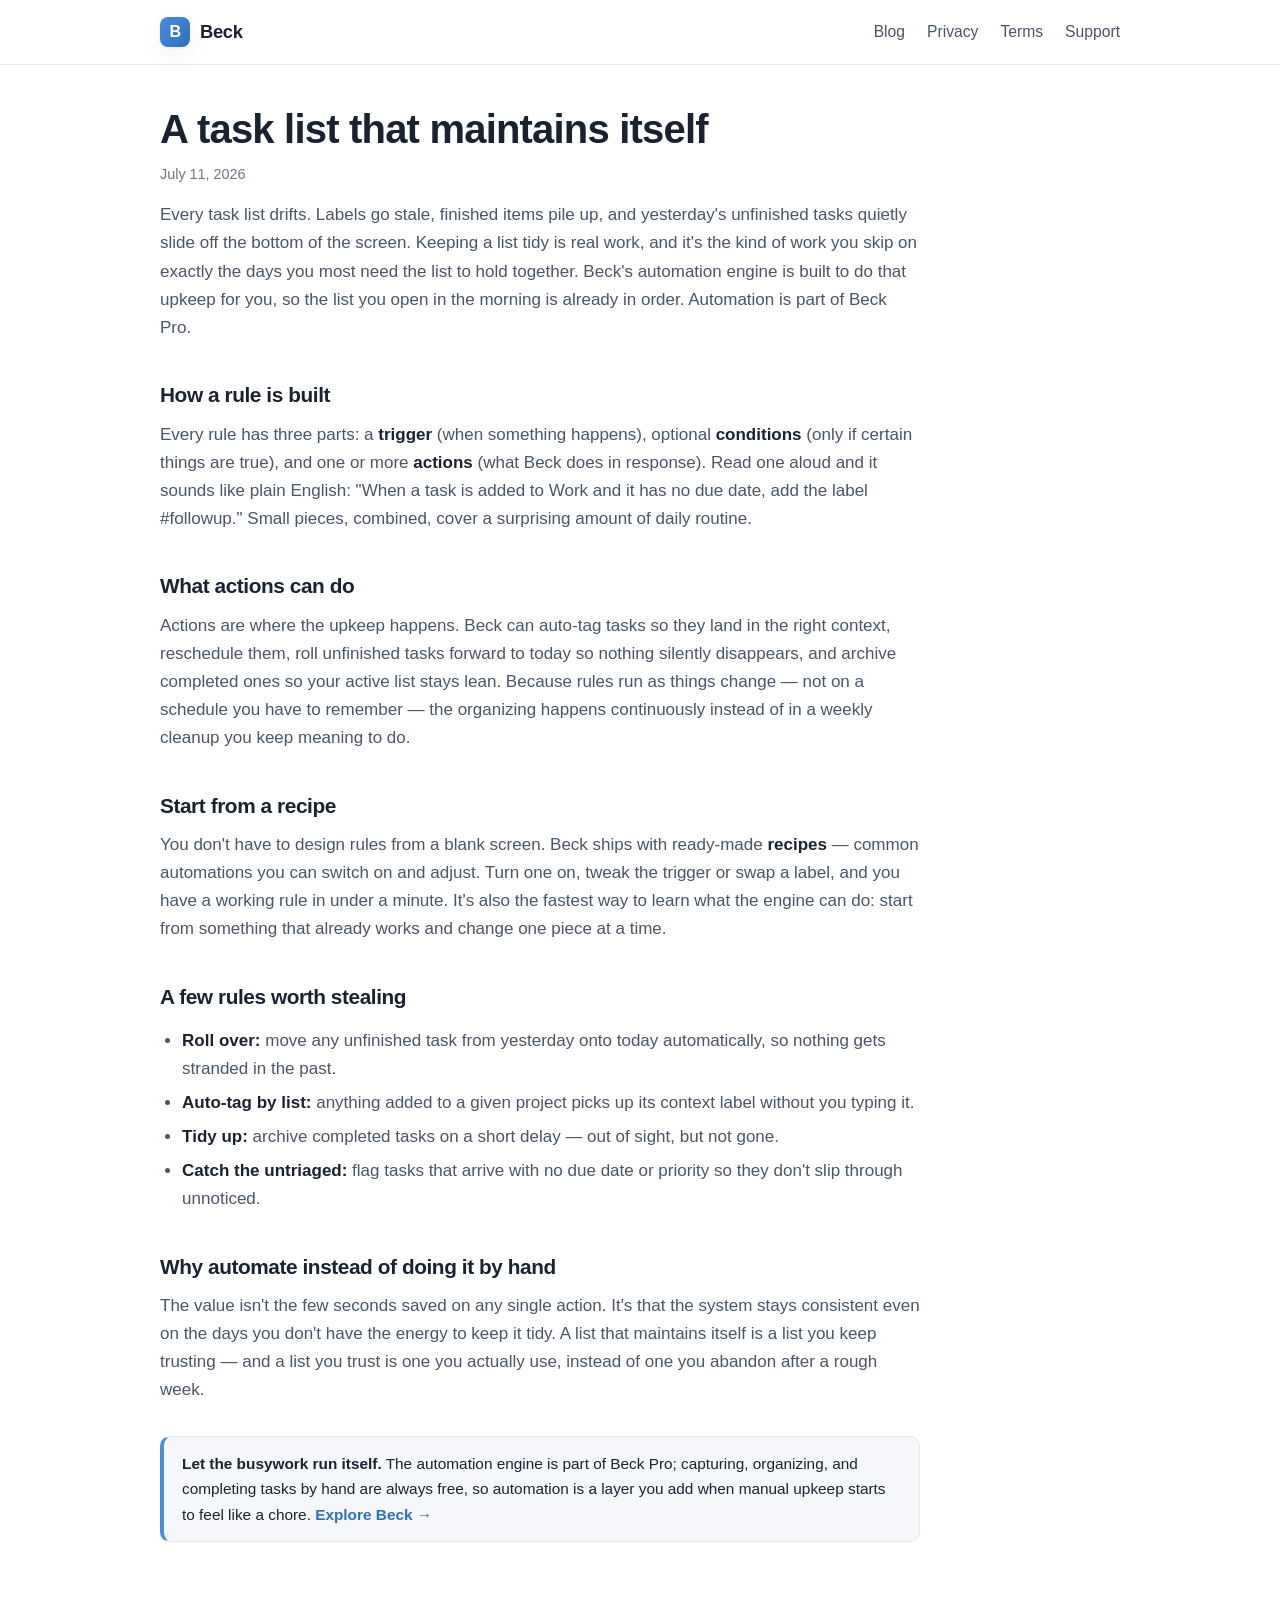
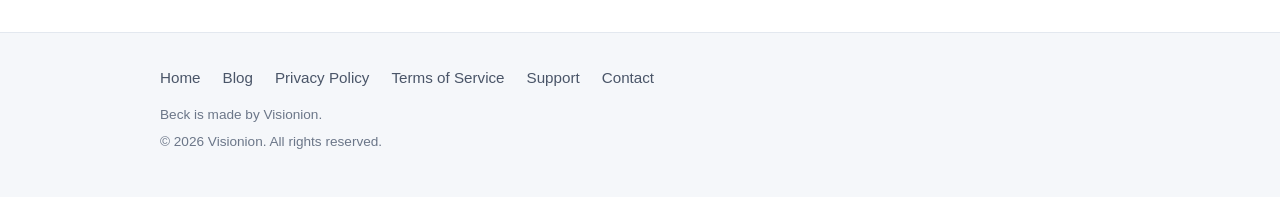
<file: blog/automation-that-maintains-your-list/index.html>
<!doctype html>
<html lang="en">
<head>
  <meta charset="utf-8" />
  <meta name="viewport" content="width=device-width, initial-scale=1" />
  <title>A task list that maintains itself — Beck</title>
  <meta name="description" content="Beck's automation engine turns triggers, conditions, and actions into rules that auto-tag, reschedule, roll over unfinished tasks, and archive done ones — or start from a recipe." />
  <link rel="canonical" href="https://beck.visionion.dev/blog/automation-that-maintains-your-list/" />
  <link rel="icon" href="data:image/svg+xml,<svg xmlns='http://www.w3.org/2000/svg' viewBox='0 0 100 100'><rect width='100' height='100' rx='22' fill='%234A8CDB'/><text x='50' y='68' font-size='60' font-family='Arial' font-weight='bold' text-anchor='middle' fill='white'>B</text></svg>" />
  <link rel="stylesheet" href="/styles.css" />

  <meta property="og:type" content="article" />
  <meta property="og:site_name" content="Beck" />
  <meta property="og:title" content="A task list that maintains itself — Beck" />
  <meta property="og:description" content="Rules from triggers, conditions, and actions that tag, reschedule, roll over, and archive your tasks automatically." />
  <meta property="og:url" content="https://beck.visionion.dev/blog/automation-that-maintains-your-list/" />
  <meta name="twitter:card" content="summary" />

  <!-- Google Analytics 4 — replace G-XXXXXXXXXX with the real Measurement ID (property 516785066). See README. -->
  <script async src="https://www.googletagmanager.com/gtag/js?id=G-XXXXXXXXXX"></script>
  <script>
    window.dataLayer = window.dataLayer || [];
    function gtag(){dataLayer.push(arguments);}
    gtag('js', new Date());
    gtag('config', 'G-XXXXXXXXXX');
  </script>

  <script type="application/ld+json">
  {
    "@context": "https://schema.org",
    "@type": "BlogPosting",
    "headline": "A task list that maintains itself",
    "description": "Beck's automation engine turns triggers, conditions, and actions into rules that auto-tag, reschedule, roll over unfinished tasks, and archive done ones — or start from a recipe.",
    "datePublished": "2026-07-11",
    "author": { "@type": "Organization", "name": "Beck" },
    "publisher": { "@type": "Organization", "name": "Visionion" },
    "mainEntityOfPage": "https://beck.visionion.dev/blog/automation-that-maintains-your-list/"
  }
  </script>
</head>
<body>
  <a class="skip-link" href="#main">Skip to content</a>

  <header class="site-header">
    <div class="container">
      <a class="brand" href="/">
        <span class="logo" aria-hidden="true">B</span>
        <span>Beck</span>
      </a>
      <nav class="nav" aria-label="Primary">
        <a href="/blog/">Blog</a>
        <a href="/privacy/">Privacy</a>
        <a href="/terms/">Terms</a>
        <a href="/support/">Support</a>
      </nav>
    </div>
  </header>

  <main id="main" class="doc post">
    <div class="container">
      <article>
        <h1>A task list that maintains itself</h1>
        <p class="updated"><time datetime="2026-07-11">July 11, 2026</time></p>

        <p>Every task list drifts. Labels go stale, finished items pile up, and yesterday's unfinished tasks quietly slide off the bottom of the screen. Keeping a list tidy is real work, and it's the kind of work you skip on exactly the days you most need the list to hold together. Beck's automation engine is built to do that upkeep for you, so the list you open in the morning is already in order. Automation is part of Beck Pro.</p>

        <h2>How a rule is built</h2>
        <p>Every rule has three parts: a <strong>trigger</strong> (when something happens), optional <strong>conditions</strong> (only if certain things are true), and one or more <strong>actions</strong> (what Beck does in response). Read one aloud and it sounds like plain English: "When a task is added to Work and it has no due date, add the label #followup." Small pieces, combined, cover a surprising amount of daily routine.</p>

        <h2>What actions can do</h2>
        <p>Actions are where the upkeep happens. Beck can auto-tag tasks so they land in the right context, reschedule them, roll unfinished tasks forward to today so nothing silently disappears, and archive completed ones so your active list stays lean. Because rules run as things change — not on a schedule you have to remember — the organizing happens continuously instead of in a weekly cleanup you keep meaning to do.</p>

        <h2>Start from a recipe</h2>
        <p>You don't have to design rules from a blank screen. Beck ships with ready-made <strong>recipes</strong> — common automations you can switch on and adjust. Turn one on, tweak the trigger or swap a label, and you have a working rule in under a minute. It's also the fastest way to learn what the engine can do: start from something that already works and change one piece at a time.</p>

        <h2>A few rules worth stealing</h2>
        <ul>
          <li><strong>Roll over:</strong> move any unfinished task from yesterday onto today automatically, so nothing gets stranded in the past.</li>
          <li><strong>Auto-tag by list:</strong> anything added to a given project picks up its context label without you typing it.</li>
          <li><strong>Tidy up:</strong> archive completed tasks on a short delay — out of sight, but not gone.</li>
          <li><strong>Catch the untriaged:</strong> flag tasks that arrive with no due date or priority so they don't slip through unnoticed.</li>
        </ul>

        <h2>Why automate instead of doing it by hand</h2>
        <p>The value isn't the few seconds saved on any single action. It's that the system stays consistent even on the days you don't have the energy to keep it tidy. A list that maintains itself is a list you keep trusting — and a list you trust is one you actually use, instead of one you abandon after a rough week.</p>

        <div class="callout cta">
          <strong>Let the busywork run itself.</strong> The automation engine is part of Beck Pro; capturing, organizing, and completing tasks by hand are always free, so automation is a layer you add when manual upkeep starts to feel like a chore. <a href="/">Explore Beck &rarr;</a>
        </div>
      </article>
    </div>
  </main>

  <footer class="site-footer">
    <div class="container">
      <nav class="footer-links" aria-label="Footer">
        <a href="/">Home</a>
        <a href="/blog/">Blog</a>
        <a href="/privacy/">Privacy Policy</a>
        <a href="/terms/">Terms of Service</a>
        <a href="/support/">Support</a>
        <a href="mailto:info@visionion.dev">Contact</a>
      </nav>
      <div class="footer-meta">
        <p>Beck is made by Visionion.</p>
        <p>&copy; 2026 Visionion. All rights reserved.</p>
      </div>
    </div>
  </footer>
</body>
</html>
</file>
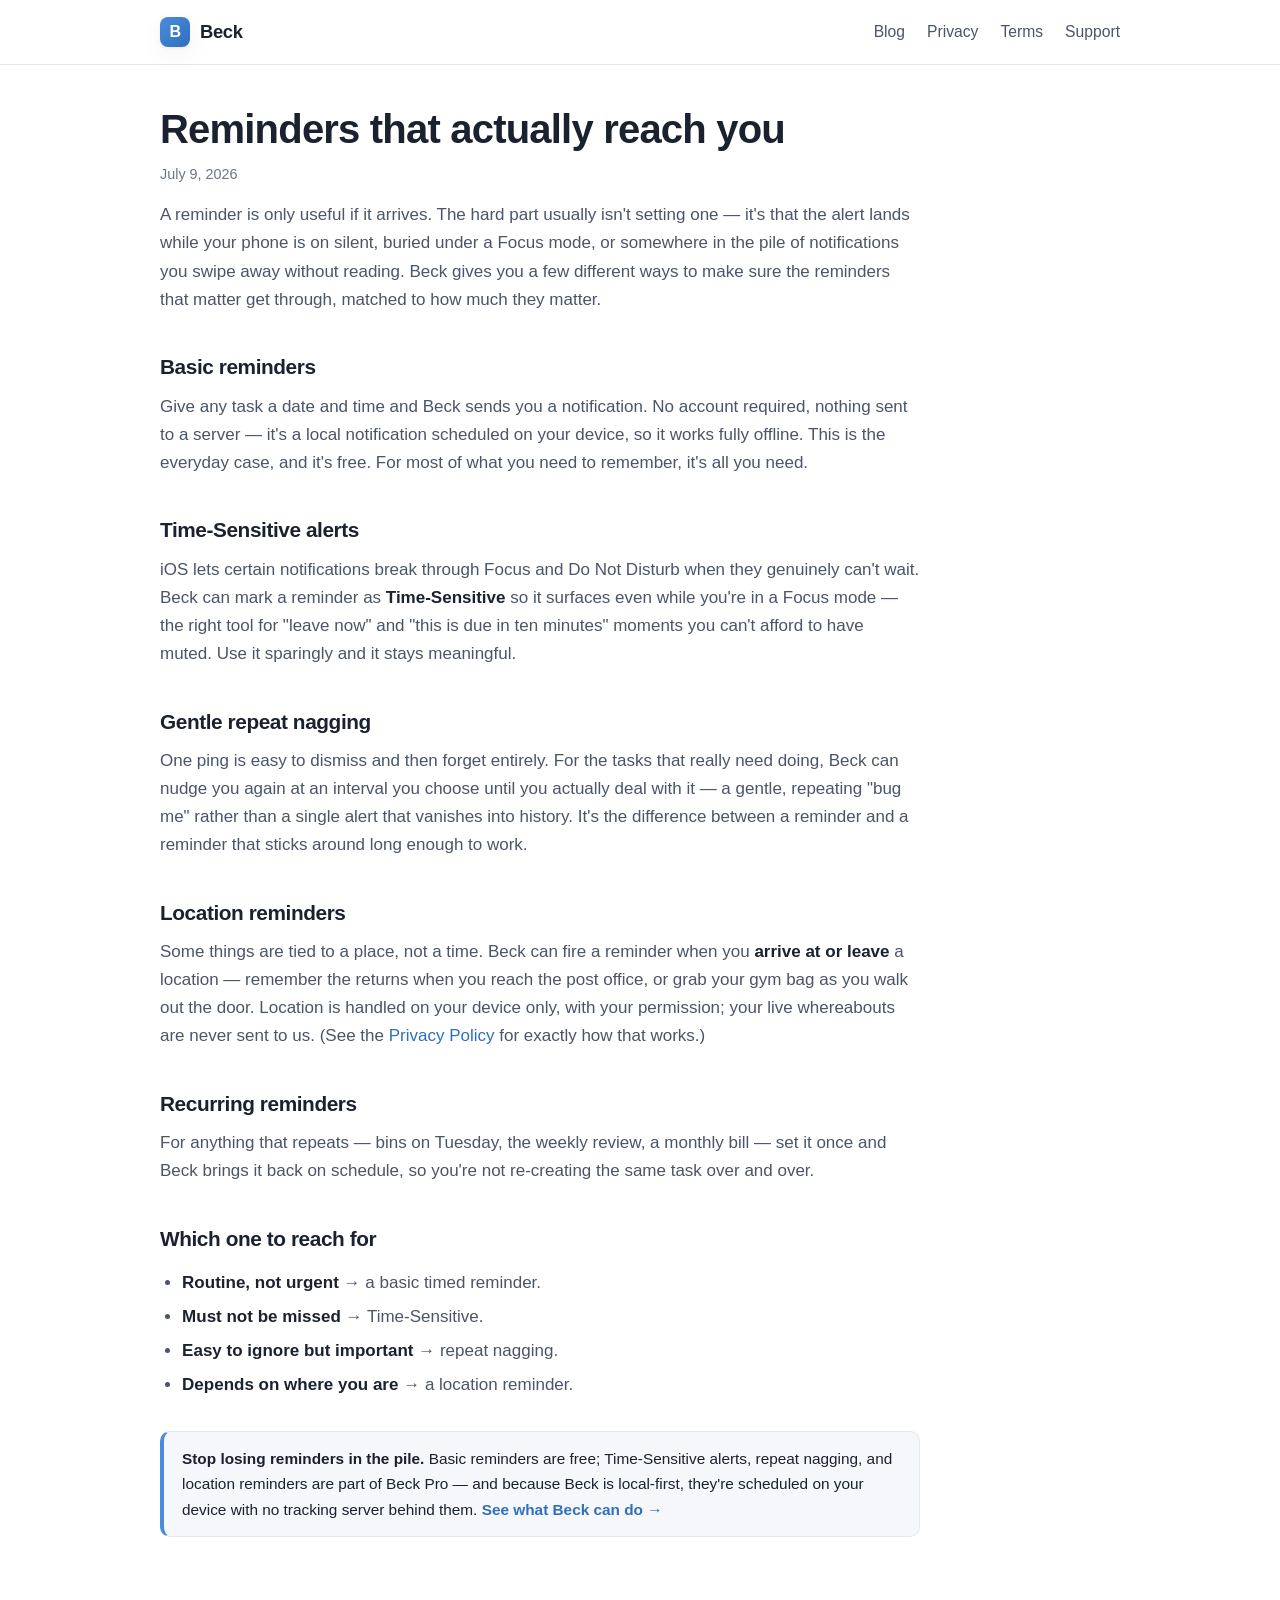
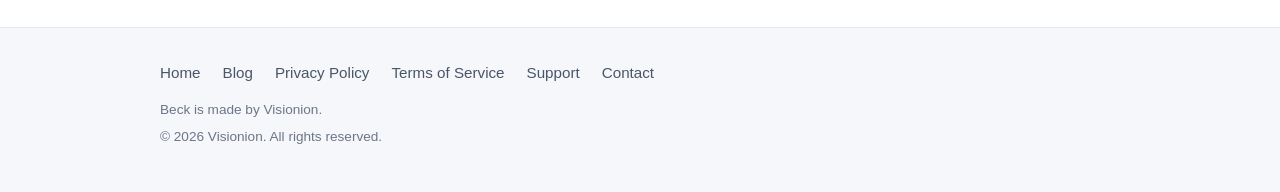
<file: blog/reminders-that-reach-you/index.html>
<!doctype html>
<html lang="en">
<head>
  <meta charset="utf-8" />
  <meta name="viewport" content="width=device-width, initial-scale=1" />
  <title>Reminders that actually reach you — Beck</title>
  <meta name="description" content="Beck's reminders: basic timed alerts, Time-Sensitive notifications that break through Focus, gentle repeat nagging, and location reminders that fire when you arrive or leave a place." />
  <link rel="canonical" href="https://beck.visionion.dev/blog/reminders-that-reach-you/" />
  <link rel="icon" href="data:image/svg+xml,<svg xmlns='http://www.w3.org/2000/svg' viewBox='0 0 100 100'><rect width='100' height='100' rx='22' fill='%234A8CDB'/><text x='50' y='68' font-size='60' font-family='Arial' font-weight='bold' text-anchor='middle' fill='white'>B</text></svg>" />
  <link rel="stylesheet" href="/styles.css" />

  <meta property="og:type" content="article" />
  <meta property="og:site_name" content="Beck" />
  <meta property="og:title" content="Reminders that actually reach you — Beck" />
  <meta property="og:description" content="Basic reminders, Time-Sensitive alerts that break through Focus, gentle repeat nagging, and location reminders." />
  <meta property="og:url" content="https://beck.visionion.dev/blog/reminders-that-reach-you/" />
  <meta name="twitter:card" content="summary" />

  <!-- Google Analytics 4 — replace G-XXXXXXXXXX with the real Measurement ID (property 516785066). See README. -->
  <script async src="https://www.googletagmanager.com/gtag/js?id=G-XXXXXXXXXX"></script>
  <script>
    window.dataLayer = window.dataLayer || [];
    function gtag(){dataLayer.push(arguments);}
    gtag('js', new Date());
    gtag('config', 'G-XXXXXXXXXX');
  </script>

  <script type="application/ld+json">
  {
    "@context": "https://schema.org",
    "@type": "BlogPosting",
    "headline": "Reminders that actually reach you",
    "description": "Beck's reminders: basic timed alerts, Time-Sensitive notifications that break through Focus, gentle repeat nagging, and location reminders that fire when you arrive or leave a place.",
    "datePublished": "2026-07-09",
    "author": { "@type": "Organization", "name": "Beck" },
    "publisher": { "@type": "Organization", "name": "Visionion" },
    "mainEntityOfPage": "https://beck.visionion.dev/blog/reminders-that-reach-you/"
  }
  </script>
</head>
<body>
  <a class="skip-link" href="#main">Skip to content</a>

  <header class="site-header">
    <div class="container">
      <a class="brand" href="/">
        <span class="logo" aria-hidden="true">B</span>
        <span>Beck</span>
      </a>
      <nav class="nav" aria-label="Primary">
        <a href="/blog/">Blog</a>
        <a href="/privacy/">Privacy</a>
        <a href="/terms/">Terms</a>
        <a href="/support/">Support</a>
      </nav>
    </div>
  </header>

  <main id="main" class="doc post">
    <div class="container">
      <article>
        <h1>Reminders that actually reach you</h1>
        <p class="updated"><time datetime="2026-07-09">July 9, 2026</time></p>

        <p>A reminder is only useful if it arrives. The hard part usually isn't setting one — it's that the alert lands while your phone is on silent, buried under a Focus mode, or somewhere in the pile of notifications you swipe away without reading. Beck gives you a few different ways to make sure the reminders that matter get through, matched to how much they matter.</p>

        <h2>Basic reminders</h2>
        <p>Give any task a date and time and Beck sends you a notification. No account required, nothing sent to a server — it's a local notification scheduled on your device, so it works fully offline. This is the everyday case, and it's free. For most of what you need to remember, it's all you need.</p>

        <h2>Time-Sensitive alerts</h2>
        <p>iOS lets certain notifications break through Focus and Do Not Disturb when they genuinely can't wait. Beck can mark a reminder as <strong>Time-Sensitive</strong> so it surfaces even while you're in a Focus mode — the right tool for "leave now" and "this is due in ten minutes" moments you can't afford to have muted. Use it sparingly and it stays meaningful.</p>

        <h2>Gentle repeat nagging</h2>
        <p>One ping is easy to dismiss and then forget entirely. For the tasks that really need doing, Beck can nudge you again at an interval you choose until you actually deal with it — a gentle, repeating "bug me" rather than a single alert that vanishes into history. It's the difference between a reminder and a reminder that sticks around long enough to work.</p>

        <h2>Location reminders</h2>
        <p>Some things are tied to a place, not a time. Beck can fire a reminder when you <strong>arrive at or leave</strong> a location — remember the returns when you reach the post office, or grab your gym bag as you walk out the door. Location is handled on your device only, with your permission; your live whereabouts are never sent to us. (See the <a href="/privacy/">Privacy Policy</a> for exactly how that works.)</p>

        <h2>Recurring reminders</h2>
        <p>For anything that repeats — bins on Tuesday, the weekly review, a monthly bill — set it once and Beck brings it back on schedule, so you're not re-creating the same task over and over.</p>

        <h2>Which one to reach for</h2>
        <ul>
          <li><strong>Routine, not urgent</strong> &rarr; a basic timed reminder.</li>
          <li><strong>Must not be missed</strong> &rarr; Time-Sensitive.</li>
          <li><strong>Easy to ignore but important</strong> &rarr; repeat nagging.</li>
          <li><strong>Depends on where you are</strong> &rarr; a location reminder.</li>
        </ul>

        <div class="callout cta">
          <strong>Stop losing reminders in the pile.</strong> Basic reminders are free; Time-Sensitive alerts, repeat nagging, and location reminders are part of Beck Pro — and because Beck is local-first, they're scheduled on your device with no tracking server behind them. <a href="/">See what Beck can do &rarr;</a>
        </div>
      </article>
    </div>
  </main>

  <footer class="site-footer">
    <div class="container">
      <nav class="footer-links" aria-label="Footer">
        <a href="/">Home</a>
        <a href="/blog/">Blog</a>
        <a href="/privacy/">Privacy Policy</a>
        <a href="/terms/">Terms of Service</a>
        <a href="/support/">Support</a>
        <a href="mailto:info@visionion.dev">Contact</a>
      </nav>
      <div class="footer-meta">
        <p>Beck is made by Visionion.</p>
        <p>&copy; 2026 Visionion. All rights reserved.</p>
      </div>
    </div>
  </footer>
</body>
</html>
</file>
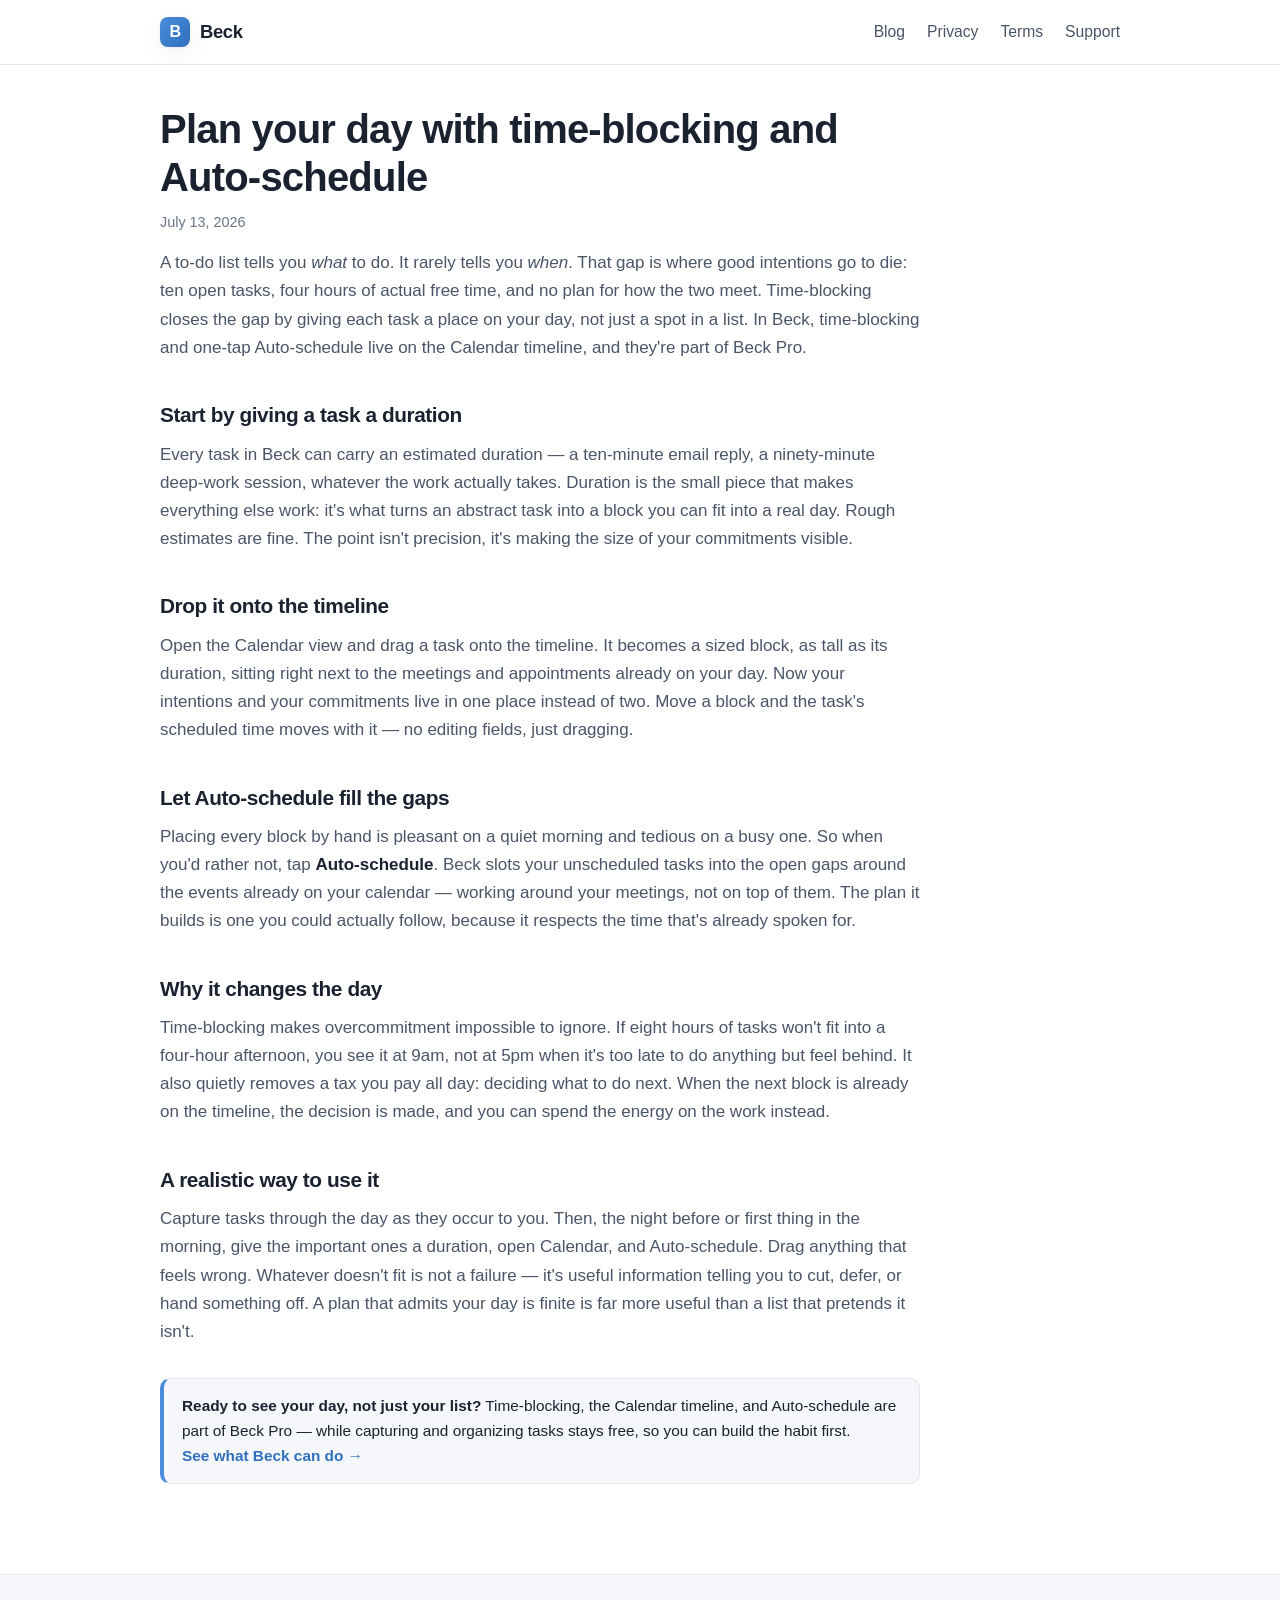
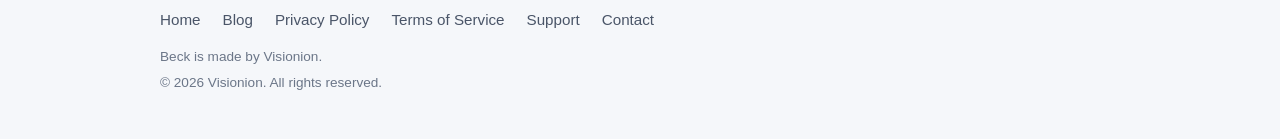
<file: blog/time-blocking-and-auto-schedule/index.html>
<!doctype html>
<html lang="en">
<head>
  <meta charset="utf-8" />
  <meta name="viewport" content="width=device-width, initial-scale=1" />
  <title>Plan your day with time-blocking and Auto-schedule — Beck</title>
  <meta name="description" content="Give tasks a duration, drop them onto Beck's Calendar timeline as sized blocks, and let one-tap Auto-schedule fill the gaps around your real calendar events." />
  <link rel="canonical" href="https://beck.visionion.dev/blog/time-blocking-and-auto-schedule/" />
  <link rel="icon" href="data:image/svg+xml,<svg xmlns='http://www.w3.org/2000/svg' viewBox='0 0 100 100'><rect width='100' height='100' rx='22' fill='%234A8CDB'/><text x='50' y='68' font-size='60' font-family='Arial' font-weight='bold' text-anchor='middle' fill='white'>B</text></svg>" />
  <link rel="stylesheet" href="/styles.css" />

  <meta property="og:type" content="article" />
  <meta property="og:site_name" content="Beck" />
  <meta property="og:title" content="Plan your day with time-blocking and Auto-schedule — Beck" />
  <meta property="og:description" content="Give tasks a duration, drop them on the Calendar timeline, and let Auto-schedule fit them around your real events." />
  <meta property="og:url" content="https://beck.visionion.dev/blog/time-blocking-and-auto-schedule/" />
  <meta name="twitter:card" content="summary" />

  <!-- Google Analytics 4 — replace G-XXXXXXXXXX with the real Measurement ID (property 516785066). See README. -->
  <script async src="https://www.googletagmanager.com/gtag/js?id=G-XXXXXXXXXX"></script>
  <script>
    window.dataLayer = window.dataLayer || [];
    function gtag(){dataLayer.push(arguments);}
    gtag('js', new Date());
    gtag('config', 'G-XXXXXXXXXX');
  </script>

  <script type="application/ld+json">
  {
    "@context": "https://schema.org",
    "@type": "BlogPosting",
    "headline": "Plan your day with time-blocking and Auto-schedule",
    "description": "Give tasks a duration, drop them onto Beck's Calendar timeline as sized blocks, and let one-tap Auto-schedule fill the gaps around your real calendar events.",
    "datePublished": "2026-07-13",
    "author": { "@type": "Organization", "name": "Beck" },
    "publisher": { "@type": "Organization", "name": "Visionion" },
    "mainEntityOfPage": "https://beck.visionion.dev/blog/time-blocking-and-auto-schedule/"
  }
  </script>
</head>
<body>
  <a class="skip-link" href="#main">Skip to content</a>

  <header class="site-header">
    <div class="container">
      <a class="brand" href="/">
        <span class="logo" aria-hidden="true">B</span>
        <span>Beck</span>
      </a>
      <nav class="nav" aria-label="Primary">
        <a href="/blog/">Blog</a>
        <a href="/privacy/">Privacy</a>
        <a href="/terms/">Terms</a>
        <a href="/support/">Support</a>
      </nav>
    </div>
  </header>

  <main id="main" class="doc post">
    <div class="container">
      <article>
        <h1>Plan your day with time-blocking and Auto-schedule</h1>
        <p class="updated"><time datetime="2026-07-13">July 13, 2026</time></p>

        <p>A to-do list tells you <em>what</em> to do. It rarely tells you <em>when</em>. That gap is where good intentions go to die: ten open tasks, four hours of actual free time, and no plan for how the two meet. Time-blocking closes the gap by giving each task a place on your day, not just a spot in a list. In Beck, time-blocking and one-tap Auto-schedule live on the Calendar timeline, and they're part of Beck Pro.</p>

        <h2>Start by giving a task a duration</h2>
        <p>Every task in Beck can carry an estimated duration — a ten-minute email reply, a ninety-minute deep-work session, whatever the work actually takes. Duration is the small piece that makes everything else work: it's what turns an abstract task into a block you can fit into a real day. Rough estimates are fine. The point isn't precision, it's making the size of your commitments visible.</p>

        <h2>Drop it onto the timeline</h2>
        <p>Open the Calendar view and drag a task onto the timeline. It becomes a sized block, as tall as its duration, sitting right next to the meetings and appointments already on your day. Now your intentions and your commitments live in one place instead of two. Move a block and the task's scheduled time moves with it — no editing fields, just dragging.</p>

        <h2>Let Auto-schedule fill the gaps</h2>
        <p>Placing every block by hand is pleasant on a quiet morning and tedious on a busy one. So when you'd rather not, tap <strong>Auto-schedule</strong>. Beck slots your unscheduled tasks into the open gaps around the events already on your calendar — working around your meetings, not on top of them. The plan it builds is one you could actually follow, because it respects the time that's already spoken for.</p>

        <h2>Why it changes the day</h2>
        <p>Time-blocking makes overcommitment impossible to ignore. If eight hours of tasks won't fit into a four-hour afternoon, you see it at 9am, not at 5pm when it's too late to do anything but feel behind. It also quietly removes a tax you pay all day: deciding what to do next. When the next block is already on the timeline, the decision is made, and you can spend the energy on the work instead.</p>

        <h2>A realistic way to use it</h2>
        <p>Capture tasks through the day as they occur to you. Then, the night before or first thing in the morning, give the important ones a duration, open Calendar, and Auto-schedule. Drag anything that feels wrong. Whatever doesn't fit is not a failure — it's useful information telling you to cut, defer, or hand something off. A plan that admits your day is finite is far more useful than a list that pretends it isn't.</p>

        <div class="callout cta">
          <strong>Ready to see your day, not just your list?</strong> Time-blocking, the Calendar timeline, and Auto-schedule are part of Beck Pro — while capturing and organizing tasks stays free, so you can build the habit first. <a href="/">See what Beck can do &rarr;</a>
        </div>
      </article>
    </div>
  </main>

  <footer class="site-footer">
    <div class="container">
      <nav class="footer-links" aria-label="Footer">
        <a href="/">Home</a>
        <a href="/blog/">Blog</a>
        <a href="/privacy/">Privacy Policy</a>
        <a href="/terms/">Terms of Service</a>
        <a href="/support/">Support</a>
        <a href="mailto:info@visionion.dev">Contact</a>
      </nav>
      <div class="footer-meta">
        <p>Beck is made by Visionion.</p>
        <p>&copy; 2026 Visionion. All rights reserved.</p>
      </div>
    </div>
  </footer>
</body>
</html>
</file>
<file: styles.css>
/* Beck marketing site — shared stylesheet
   Plain HTML + CSS, no frameworks, no build step.
   Light/dark via prefers-color-scheme. */

:root {
  --accent: #4A8CDB;
  --accent-strong: #2f6fbd;
  --accent-contrast: #ffffff;

  --bg: #ffffff;
  --bg-soft: #f5f7fa;
  --bg-card: #ffffff;
  --border: #e3e8ef;
  --text: #1a2230;
  --text-soft: #4a5568;
  --text-muted: #6b7688;
  --shadow: 0 1px 3px rgba(20, 30, 50, 0.06), 0 8px 24px rgba(20, 30, 50, 0.05);

  --maxw: 1000px;
  --radius: 14px;
  --font: -apple-system, BlinkMacSystemFont, "Segoe UI", Roboto, Helvetica,
    Arial, "Apple Color Emoji", "Segoe UI Emoji", sans-serif;
}

@media (prefers-color-scheme: dark) {
  :root {
    --accent: #5a97e0;
    --accent-strong: #79aef0;
    --accent-contrast: #0b1220;

    --bg: #0e131c;
    --bg-soft: #141b26;
    --bg-card: #171f2b;
    --border: #26303f;
    --text: #eef2f7;
    --text-soft: #c2cbd8;
    --text-muted: #8b96a7;
    --shadow: 0 1px 3px rgba(0, 0, 0, 0.4), 0 10px 30px rgba(0, 0, 0, 0.35);
  }
}

* {
  box-sizing: border-box;
}

html {
  -webkit-text-size-adjust: 100%;
  scroll-behavior: smooth;
}

body {
  margin: 0;
  font-family: var(--font);
  font-size: 17px;
  line-height: 1.65;
  color: var(--text);
  background: var(--bg);
  -webkit-font-smoothing: antialiased;
  text-rendering: optimizeLegibility;
}

.container {
  width: 100%;
  max-width: var(--maxw);
  margin: 0 auto;
  padding: 0 20px;
}

a {
  color: var(--accent-strong);
  text-decoration: none;
}

a:hover,
a:focus {
  text-decoration: underline;
}

a:focus-visible,
button:focus-visible {
  outline: 3px solid var(--accent);
  outline-offset: 2px;
  border-radius: 4px;
}

h1,
h2,
h3 {
  line-height: 1.2;
  color: var(--text);
  letter-spacing: -0.02em;
}

h1 {
  font-size: clamp(2rem, 5vw, 3.1rem);
  margin: 0 0 0.4em;
}

h2 {
  font-size: clamp(1.4rem, 3vw, 1.9rem);
  margin: 2.2em 0 0.6em;
}

h3 {
  font-size: 1.15rem;
  margin: 1.6em 0 0.4em;
}

p {
  margin: 0 0 1em;
  color: var(--text-soft);
}

/* ---------- Header ---------- */
.site-header {
  position: sticky;
  top: 0;
  z-index: 10;
  background: color-mix(in srgb, var(--bg) 88%, transparent);
  backdrop-filter: saturate(180%) blur(12px);
  border-bottom: 1px solid var(--border);
}

.site-header .container {
  display: flex;
  align-items: center;
  justify-content: space-between;
  height: 64px;
}

.brand {
  display: inline-flex;
  align-items: center;
  gap: 10px;
  font-weight: 700;
  font-size: 1.15rem;
  color: var(--text);
  letter-spacing: -0.02em;
}

.brand:hover {
  text-decoration: none;
}

.brand .logo {
  width: 30px;
  height: 30px;
  border-radius: 8px;
  background: linear-gradient(135deg, var(--accent), var(--accent-strong));
  display: inline-flex;
  align-items: center;
  justify-content: center;
  color: #fff;
  font-weight: 800;
  font-size: 1rem;
  box-shadow: var(--shadow);
}

.nav {
  display: flex;
  gap: 22px;
  align-items: center;
  font-size: 0.98rem;
}

.nav a {
  color: var(--text-soft);
}

.nav a:hover {
  color: var(--accent-strong);
}

/* ---------- Buttons ---------- */
.btn {
  display: inline-flex;
  align-items: center;
  gap: 8px;
  padding: 12px 22px;
  border-radius: 999px;
  font-weight: 600;
  font-size: 1rem;
  background: var(--accent);
  color: var(--accent-contrast);
  border: 1px solid transparent;
  transition: transform 0.06s ease, background 0.15s ease;
}

.btn:hover {
  background: var(--accent-strong);
  text-decoration: none;
  color: var(--accent-contrast);
}

.btn:active {
  transform: translateY(1px);
}

.btn-secondary {
  background: transparent;
  color: var(--accent-strong);
  border: 1px solid var(--border);
}

.btn-secondary:hover {
  background: var(--bg-soft);
  color: var(--accent-strong);
}

/* ---------- Hero ---------- */
.hero {
  padding: 72px 0 48px;
  text-align: center;
  background:
    radial-gradient(ellipse 80% 60% at 50% -10%,
      color-mix(in srgb, var(--accent) 16%, transparent), transparent 70%);
}

.hero .tagline {
  font-size: clamp(1.1rem, 2.4vw, 1.4rem);
  color: var(--text-soft);
  max-width: 640px;
  margin: 0 auto 1.8em;
}

.hero-actions {
  display: flex;
  gap: 12px;
  justify-content: center;
  flex-wrap: wrap;
}

.eyebrow {
  display: inline-block;
  font-size: 0.85rem;
  font-weight: 600;
  letter-spacing: 0.04em;
  text-transform: uppercase;
  color: var(--accent-strong);
  background: color-mix(in srgb, var(--accent) 14%, transparent);
  padding: 5px 12px;
  border-radius: 999px;
  margin-bottom: 1.2em;
}

.hint {
  font-size: 0.85rem;
  color: var(--text-muted);
  margin-top: 1em;
}

/* ---------- Feature grid ---------- */
.features {
  padding: 24px 0 8px;
}

.section-head {
  text-align: center;
  max-width: 680px;
  margin: 0 auto 8px;
}

.section-head h2 {
  margin-top: 0;
}

.grid {
  display: grid;
  grid-template-columns: repeat(auto-fit, minmax(260px, 1fr));
  gap: 18px;
  margin-top: 28px;
}

.card {
  background: var(--bg-card);
  border: 1px solid var(--border);
  border-radius: var(--radius);
  padding: 22px;
  box-shadow: var(--shadow);
}

.card h3 {
  margin: 0 0 0.35em;
  font-size: 1.08rem;
}

.card p {
  margin: 0;
  font-size: 0.96rem;
  color: var(--text-soft);
}

.card .ico {
  font-size: 1.4rem;
  line-height: 1;
  display: inline-block;
  margin-bottom: 10px;
}

/* ---------- Pro band ---------- */
.band {
  margin: 56px 0 16px;
  background: var(--bg-soft);
  border: 1px solid var(--border);
  border-radius: 20px;
  padding: 40px 28px;
  text-align: center;
}

.band h2 {
  margin-top: 0;
}

.price-row {
  display: flex;
  gap: 14px;
  justify-content: center;
  flex-wrap: wrap;
  margin: 22px 0 8px;
}

.price {
  background: var(--bg-card);
  border: 1px solid var(--border);
  border-radius: var(--radius);
  padding: 16px 22px;
  min-width: 150px;
}

.price .amt {
  font-size: 1.35rem;
  font-weight: 700;
  color: var(--text);
}

.price .lbl {
  font-size: 0.85rem;
  color: var(--text-muted);
}

/* ---------- Legal / doc pages ---------- */
.doc {
  padding: 40px 0 8px;
}

.doc h1 {
  font-size: clamp(1.8rem, 4vw, 2.5rem);
}

.doc .updated {
  color: var(--text-muted);
  font-size: 0.9rem;
  margin-top: -0.4em;
}

.doc article {
  max-width: 760px;
}

.doc h2 {
  font-size: 1.3rem;
  margin-top: 1.8em;
  padding-top: 0.2em;
}

.doc ul,
.doc ol {
  color: var(--text-soft);
  padding-left: 1.3em;
}

.doc li {
  margin: 0.35em 0;
}

.doc strong {
  color: var(--text);
}

.callout {
  background: var(--bg-soft);
  border: 1px solid var(--border);
  border-left: 4px solid var(--accent);
  border-radius: 10px;
  padding: 14px 18px;
  margin: 18px 0;
  font-size: 0.96rem;
}

/* ---------- FAQ ---------- */
.faq details {
  border: 1px solid var(--border);
  border-radius: 12px;
  padding: 4px 18px;
  margin: 12px 0;
  background: var(--bg-card);
}

.faq summary {
  cursor: pointer;
  font-weight: 600;
  padding: 14px 0;
  color: var(--text);
  list-style: none;
}

.faq summary::-webkit-details-marker {
  display: none;
}

.faq summary::after {
  content: "+";
  float: right;
  color: var(--accent-strong);
  font-weight: 700;
  font-size: 1.2rem;
  line-height: 1.2;
}

.faq details[open] summary::after {
  content: "\2013";
}

.faq details p {
  margin: 0 0 14px;
}

.contact-box {
  background: var(--bg-soft);
  border: 1px solid var(--border);
  border-radius: var(--radius);
  padding: 22px;
  margin: 22px 0;
  text-align: center;
}

.contact-box .email {
  font-size: 1.2rem;
  font-weight: 700;
}

/* ---------- Blog ---------- */
.blog .lead {
  max-width: 760px;
  font-size: 1.1rem;
  color: var(--text-soft);
}

.post-list {
  list-style: none;
  padding: 0;
  margin: 28px 0 0;
  max-width: 760px;
}

.post-list > li {
  padding: 24px 0;
  border-top: 1px solid var(--border);
}

.post-list > li:first-child {
  border-top: none;
  padding-top: 8px;
}

.post-list h2 {
  margin: 0 0 0.3em;
  font-size: 1.3rem;
}

.post-list h2 a {
  color: var(--text);
}

.post-list h2 a:hover {
  color: var(--accent-strong);
  text-decoration: none;
}

.post-date {
  display: block;
  font-size: 0.85rem;
  color: var(--text-muted);
  margin-bottom: 0.4em;
  letter-spacing: 0.01em;
}

.post-summary {
  margin: 0.3em 0 0;
  color: var(--text-soft);
  font-size: 0.98rem;
}

.callout.cta {
  margin-top: 32px;
}

.callout.cta a {
  font-weight: 600;
  white-space: nowrap;
}

/* ---------- Footer ---------- */
.site-footer {
  margin-top: 64px;
  border-top: 1px solid var(--border);
  background: var(--bg-soft);
}

.site-footer .container {
  padding-top: 32px;
  padding-bottom: 40px;
}

.footer-links {
  display: flex;
  gap: 22px;
  flex-wrap: wrap;
  margin-bottom: 14px;
}

.footer-links a {
  color: var(--text-soft);
  font-size: 0.95rem;
}

.footer-meta {
  font-size: 0.85rem;
  color: var(--text-muted);
}

.footer-meta p {
  margin: 0.3em 0;
  color: var(--text-muted);
  font-size: 0.85rem;
}

.disclaimer {
  font-size: 0.82rem;
  color: var(--text-muted);
  font-style: italic;
}

/* Skip link for accessibility */
.skip-link {
  position: absolute;
  left: -9999px;
  top: 0;
  background: var(--accent);
  color: #fff;
  padding: 10px 16px;
  border-radius: 0 0 8px 0;
  z-index: 100;
}

.skip-link:focus {
  left: 0;
}

@media (max-width: 560px) {
  body {
    font-size: 16px;
  }
  .nav {
    gap: 16px;
    font-size: 0.9rem;
  }
  .hero {
    padding: 48px 0 32px;
  }
}
</file>
